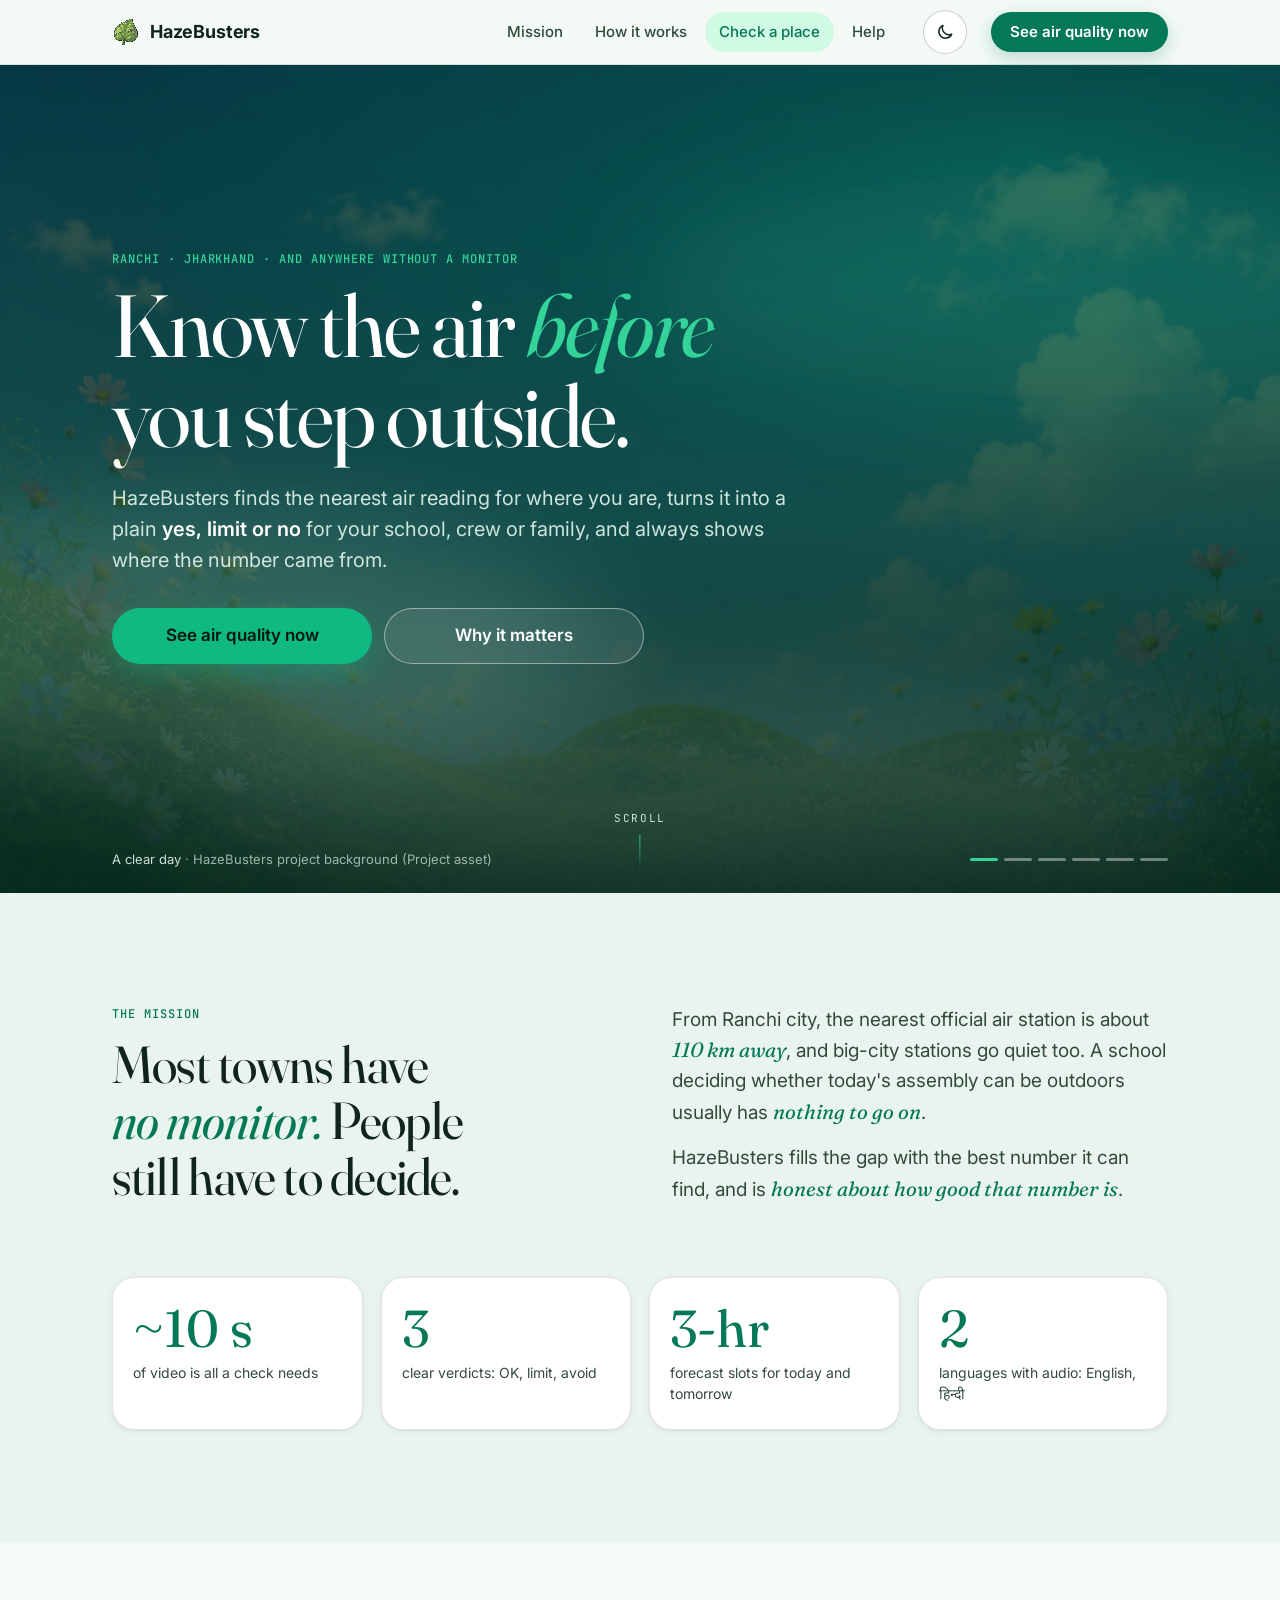
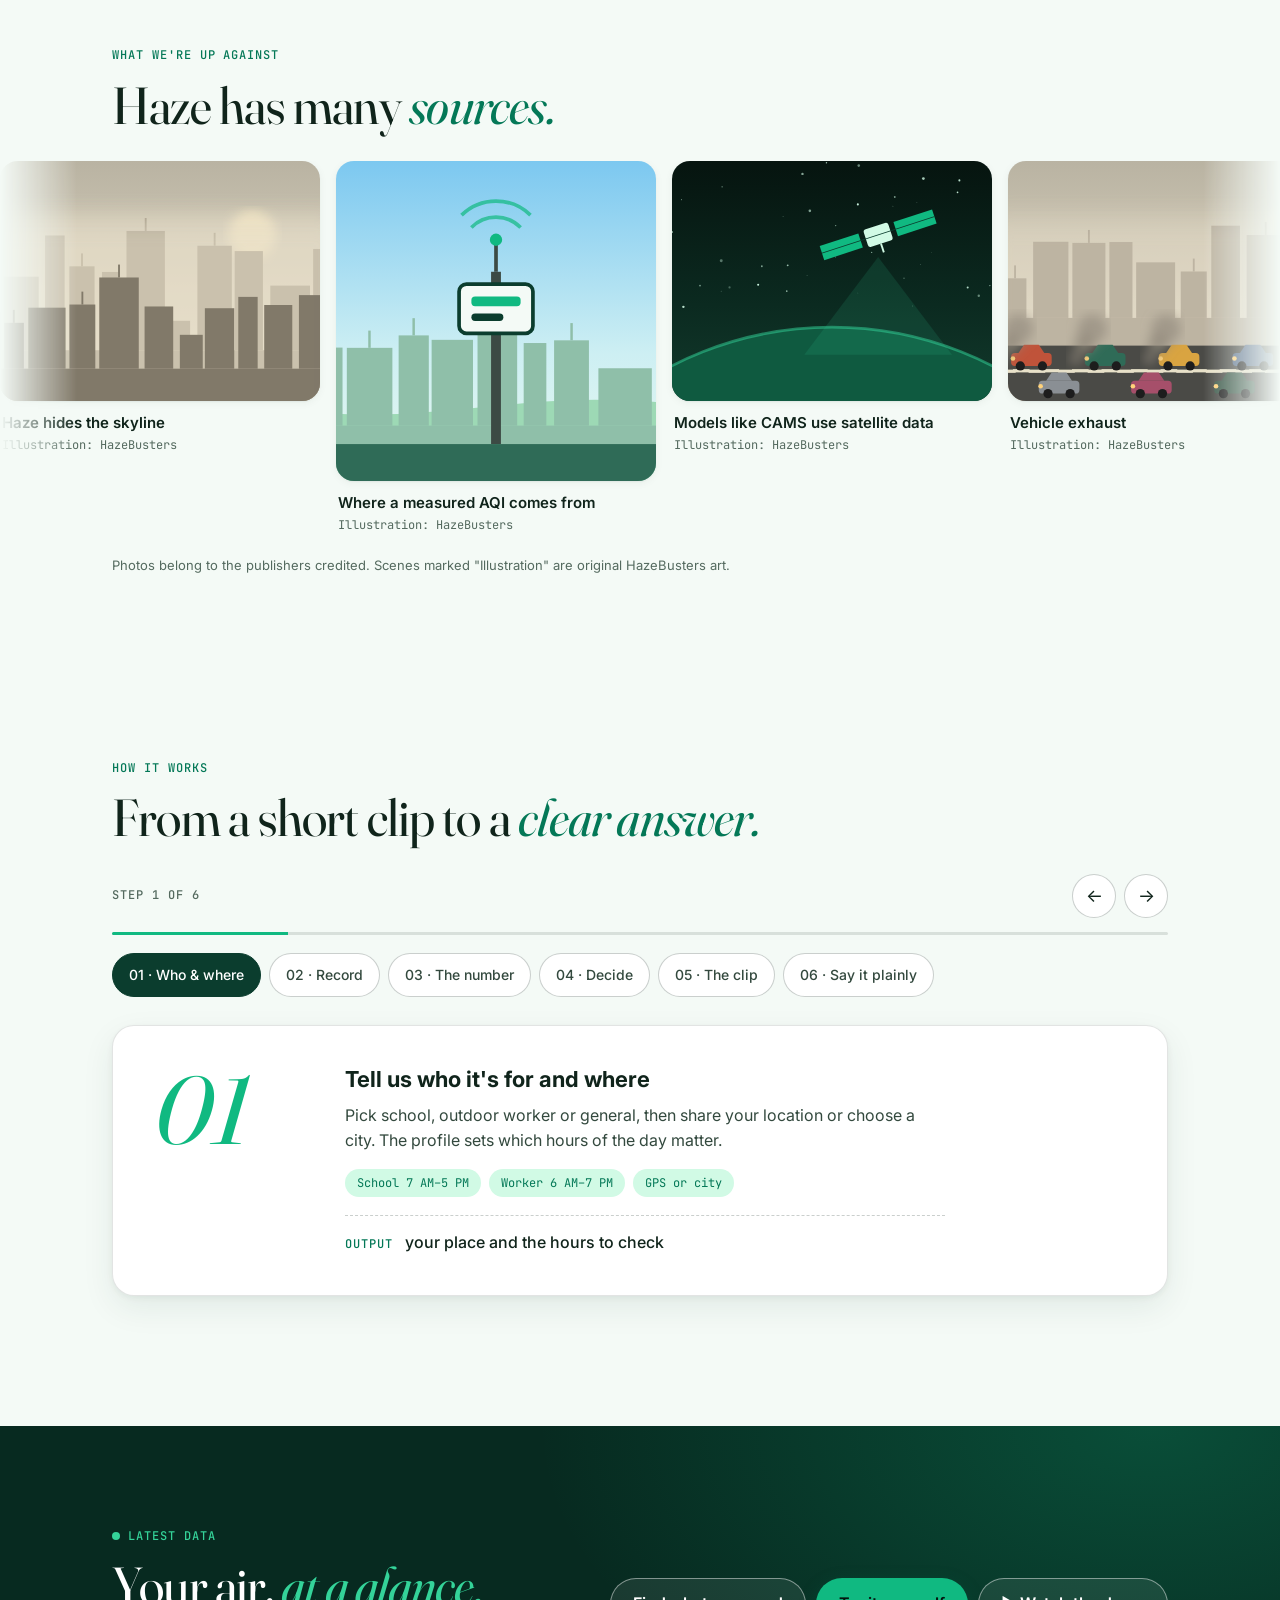
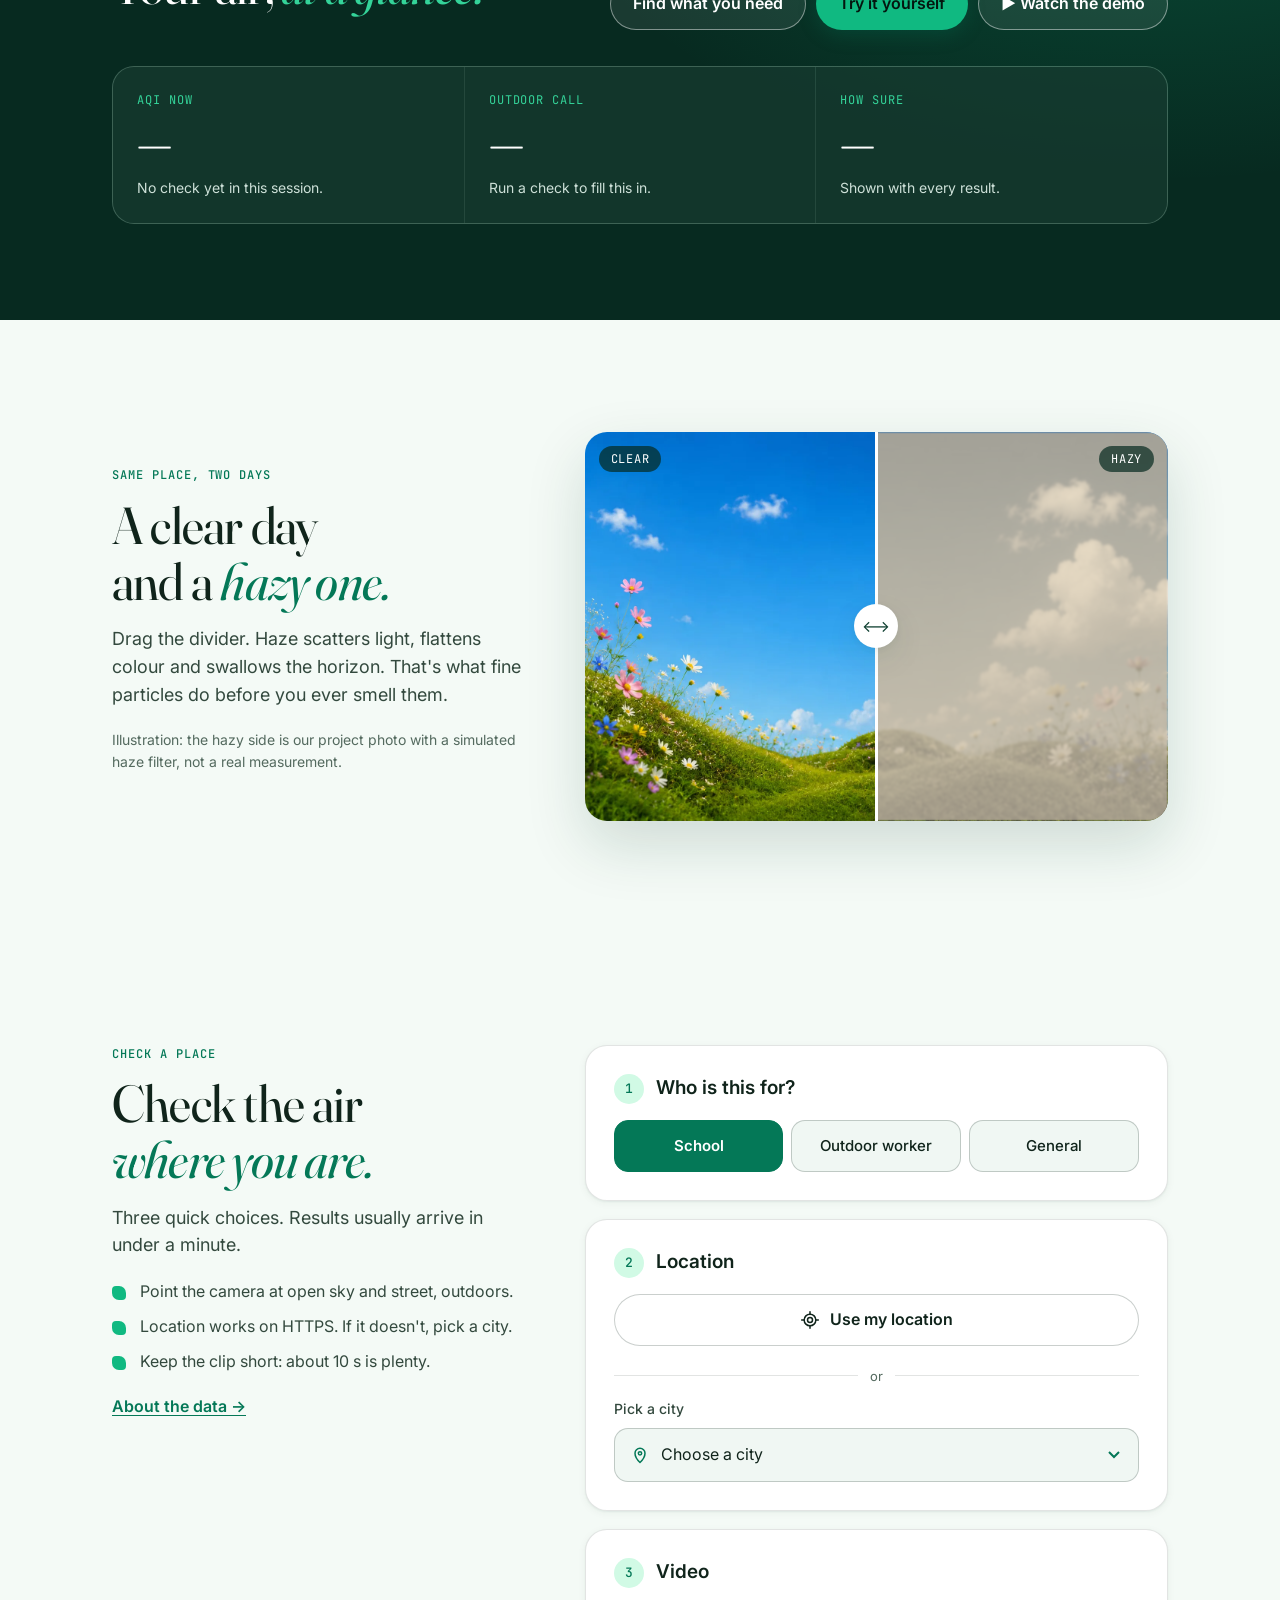
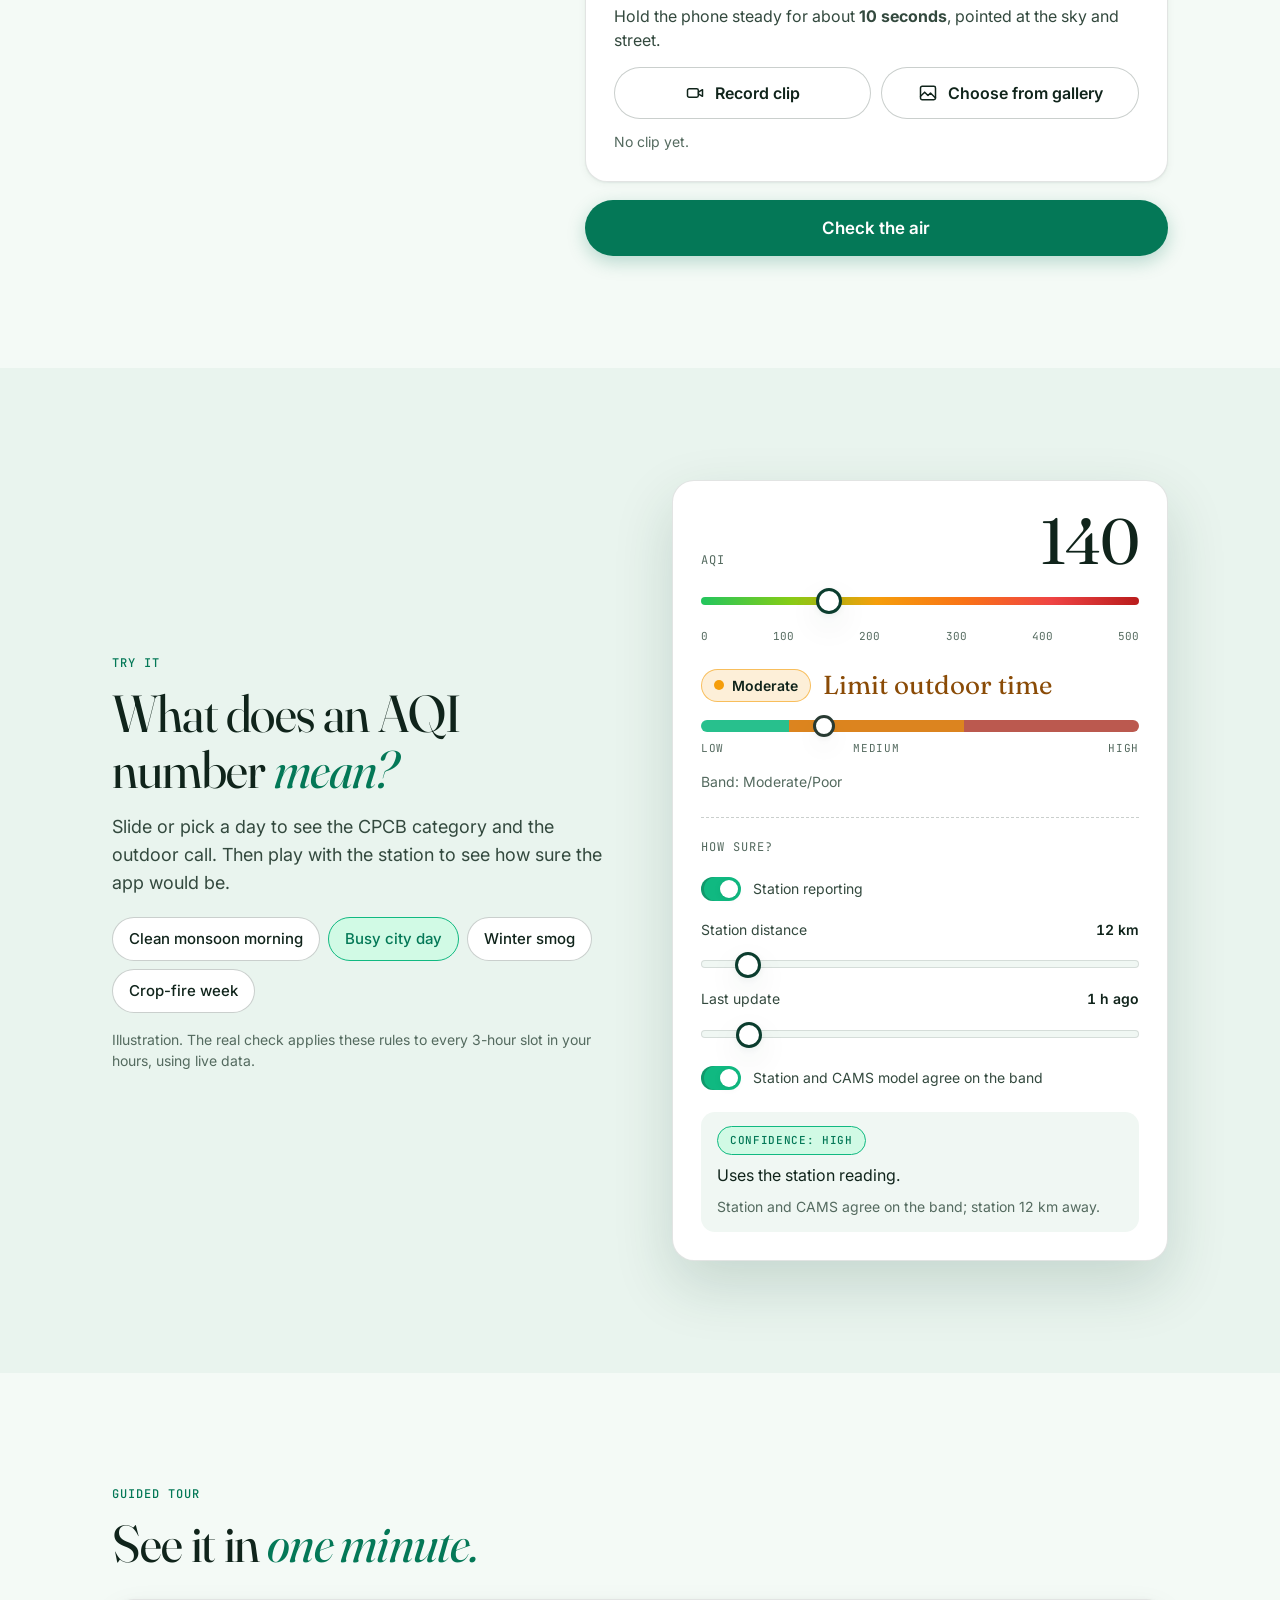
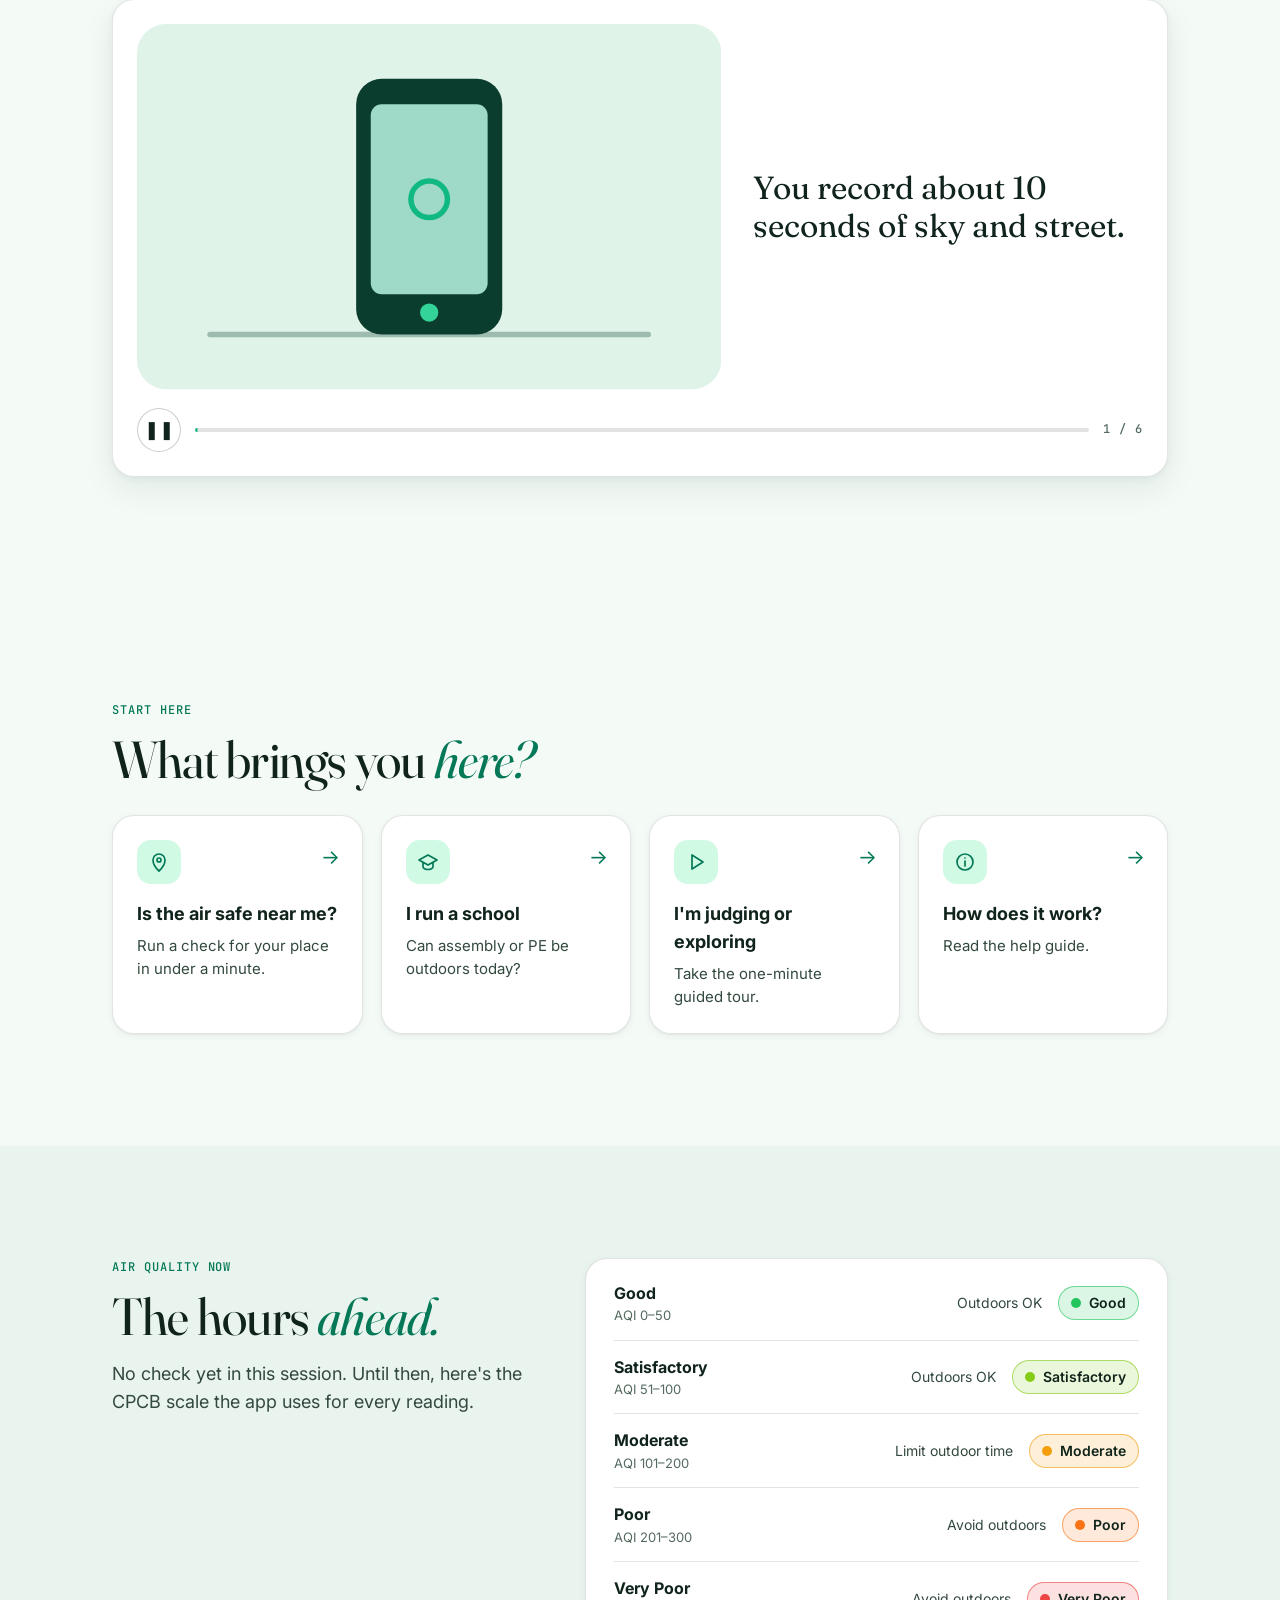
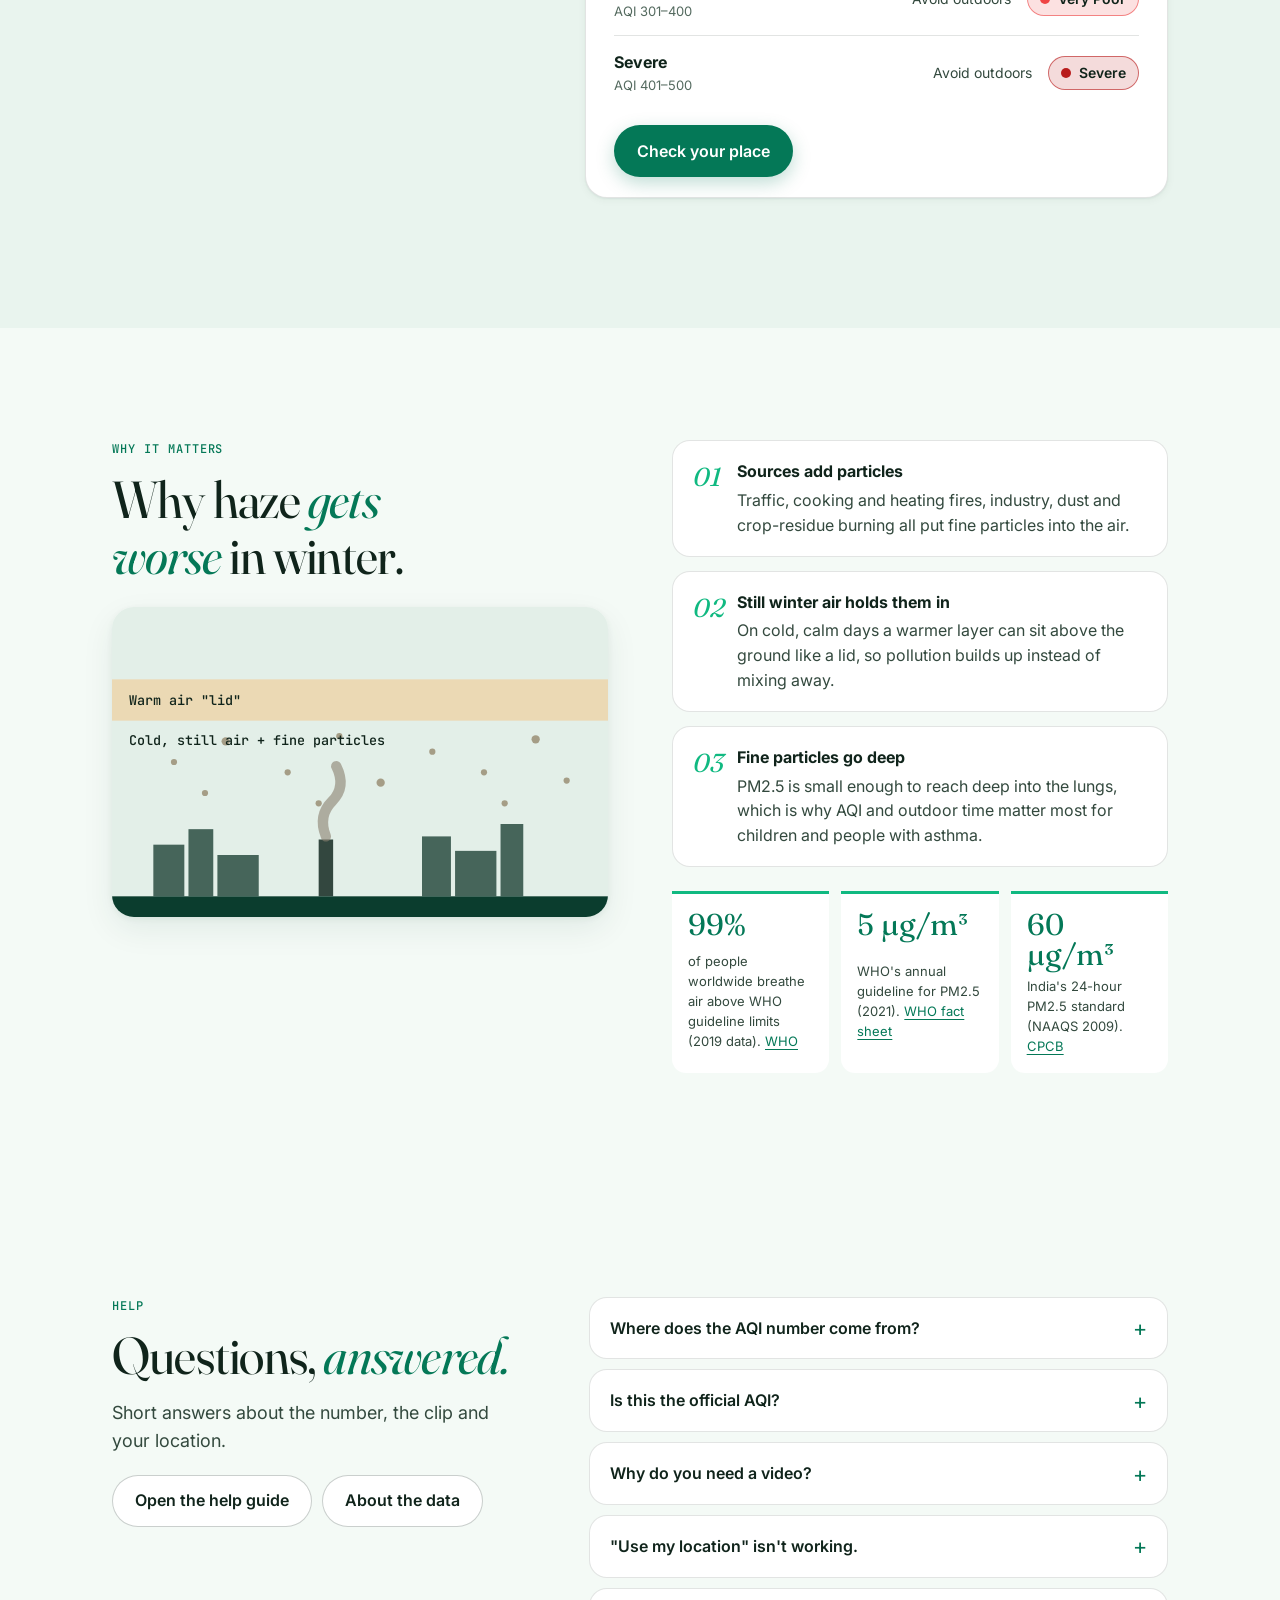
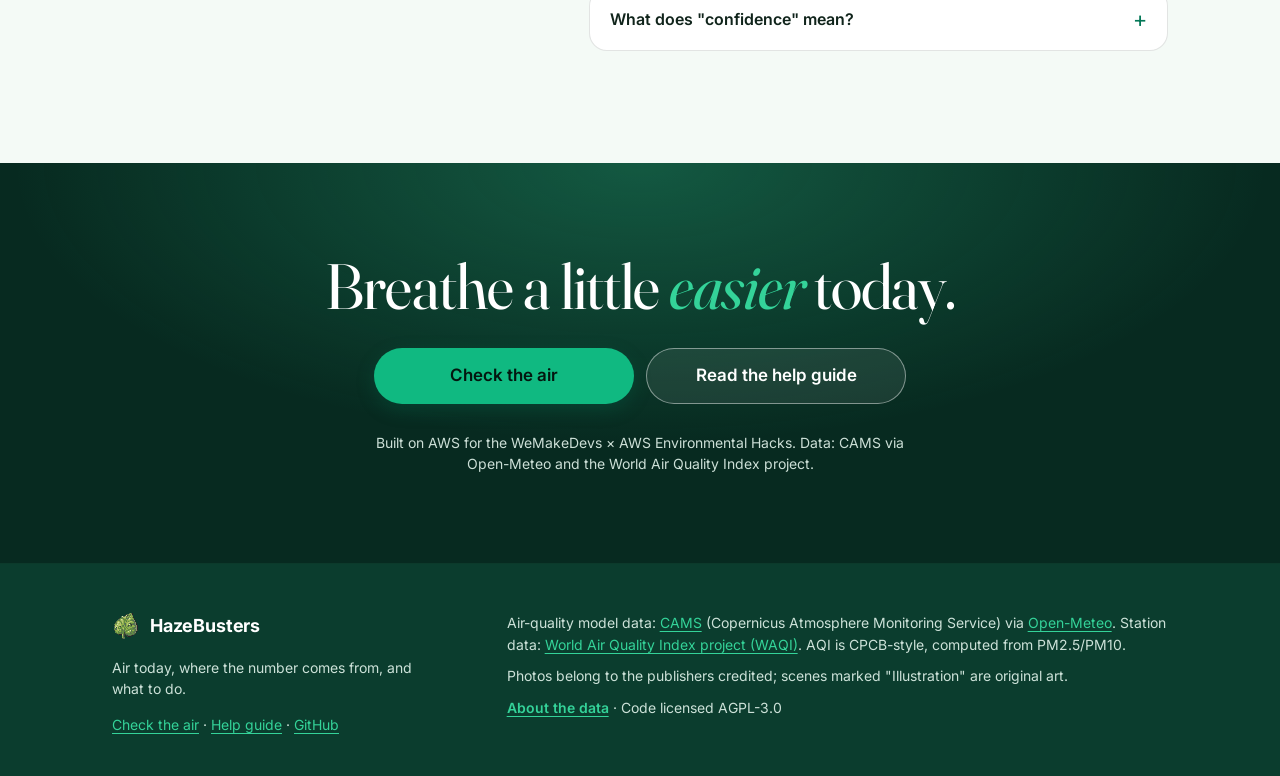
<file: frontend/index.html>
<!doctype html>
<html lang="en">
<head>
  <meta charset="utf-8">
  <meta name="viewport" content="width=device-width, initial-scale=1, viewport-fit=cover">
  <title>HazeBusters</title>
  <meta name="description" content="How bad the air likely is today, where that number comes from, and what to do.">
  <meta name="theme-color" content="#0b3d2e">
  <link rel="manifest" href="manifest.webmanifest">
  <link rel="icon" href="icons/leaf-32.png" type="image/png" sizes="32x32">
  <link rel="apple-touch-icon" href="icons/leaf-192.png">
  <link rel="preload" as="image" href="bg/bg-portrait.webp" media="(max-width: 767px)">
  <link rel="preload" as="image" href="bg/bg.webp" media="(min-width: 768px)">
  <link rel="preconnect" href="https://fonts.googleapis.com">
  <link rel="preconnect" href="https://fonts.gstatic.com" crossorigin>
  <link rel="stylesheet" href="https://fonts.googleapis.com/css2?family=Fraunces:ital,opsz,wght@0,9..144,400;0,9..144,600;1,9..144,400;1,9..144,600&family=Inter:wght@400;500;600;700&family=JetBrains+Mono:wght@400;500&family=Noto+Sans+Devanagari:wght@400;600&display=swap">
  <link rel="stylesheet" href="styles.css">
  <!-- Before first paint: flag JS (for reveal animations) and apply a saved light/dark choice, so nothing flashes. -->
  <script>
    document.documentElement.classList.add("js");
    try { var t = localStorage.getItem("hb-theme"); if (t === "light" || t === "dark") document.documentElement.dataset.theme = t; } catch (_) {}
  </script>
</head>
<body>
  <a class="skip" href="#check">Skip to the air check</a>

  <!-- ===== Sticky nav ===== -->
  <header class="nav" id="top">
    <div class="nav-inner">
      <a class="brand" href="#top" aria-label="HazeBusters, back to top">
        <img class="mark" src="icons/leaf-192.png" alt="" width="28" height="28">
        <span>HazeBusters</span>
      </a>
      <nav class="nav-links landing" id="nav-links" aria-label="Sections">
        <a href="#mission">Mission</a>
        <a href="#how">How it works</a>
        <a href="#check">Check a place</a>
        <a href="help.html">Help</a>
      </nav>
      <button type="button" class="icon-btn theme-toggle" data-theme-toggle aria-label="Switch to dark theme">
        <svg class="i-moon" viewBox="0 0 24 24" aria-hidden="true"><path d="M20 14.5A8 8 0 019.5 4a8 8 0 1010.5 10.5z"/></svg>
        <svg class="i-sun" viewBox="0 0 24 24" aria-hidden="true"><circle cx="12" cy="12" r="4"/><path d="M12 2v2M12 20v2M2 12h2M20 12h2M4.9 4.9l1.4 1.4M17.7 17.7l1.4 1.4M4.9 19.1l1.4-1.4M17.7 6.3l1.4-1.4"/></svg>
      </button>
      <a class="btn primary btn-sm nav-cta landing" href="#check">See air quality now</a>
      <button type="button" class="nav-toggle landing" aria-controls="nav-links" aria-expanded="false">
        <span class="sr-only">Menu</span>
        <svg viewBox="0 0 24 24" width="22" height="22" aria-hidden="true"><path d="M4 7h16M4 12h16M4 17h16" stroke="currentColor" stroke-width="2" stroke-linecap="round"/></svg>
      </button>
    </div>
    <div class="read-progress landing" aria-hidden="true"><span data-read-progress></span></div>
  </header>

  <main>
    <!-- ===== Hero: crossfading slideshow (ui.js builds slides from credits.js; without JS the repo photo shows) ===== -->
    <section class="hero landing" aria-labelledby="hero-title">
      <div class="hero-media" aria-hidden="true"></div>
      <div class="hero-slides" data-hero-slides aria-hidden="true"></div>
      <svg class="haze" viewBox="0 0 1200 600" preserveAspectRatio="xMidYMid slice" aria-hidden="true">
        <defs>
          <filter id="soft" x="-50%" y="-50%" width="200%" height="200%"><feGaussianBlur stdDeviation="40"/></filter>
        </defs>
        <g filter="url(#soft)">
          <ellipse class="drift d1" cx="250" cy="420" rx="320" ry="90" fill="#d1fae5" opacity=".16"/>
          <ellipse class="drift d2" cx="900" cy="160" rx="300" ry="80" fill="#34d399" opacity=".14"/>
          <ellipse class="drift d3" cx="650" cy="520" rx="380" ry="70" fill="#ecfdf5" opacity=".12"/>
        </g>
      </svg>
      <div class="particles" aria-hidden="true"><i></i><i></i><i></i><i></i><i></i><i></i><i></i><i></i><i></i><i></i></div>

      <div class="hero-inner">
        <p class="eyebrow hero-eyebrow">Ranchi · Jharkhand · and anywhere without a monitor</p>
        <h1 id="hero-title">Know the air <em>before</em> you step outside.</h1>
        <p class="hero-lede">HazeBusters finds the nearest air reading for where you are, turns it into a plain
          <strong>yes, limit or no</strong> for your school, crew or family, and always shows where the number came from.</p>
        <div class="hero-actions">
          <a class="btn primary btn-lg" href="#check">See air quality now</a>
          <a class="btn ghost btn-lg" href="#why">Why it matters</a>
        </div>
      </div>
      <div class="hero-foot">
        <p class="hero-caption" data-hero-caption aria-live="off"></p>
        <div class="hero-dots" data-hero-dots role="group" aria-label="Background images"></div>
      </div>
      <a class="scroll-cue" href="#mission"><span>Scroll</span><i aria-hidden="true"></i></a>
    </section>

    <!-- ===== Mission + stat cards ===== -->
    <section class="section mission landing" id="mission" aria-labelledby="mission-title">
      <div class="wrap">
        <div class="mission-grid">
          <div>
            <p class="eyebrow">The mission</p>
            <h2 id="mission-title" class="display">Most towns have <em>no monitor.</em> People still have to decide.</h2>
          </div>
          <div class="mission-copy">
            <p>From Ranchi city, the nearest official air station is about <em>110 km away</em>, and big-city stations go quiet too.
              A school deciding whether today's assembly can be outdoors usually has <em>nothing to go on</em>.</p>
            <p>HazeBusters fills the gap with the best number it can find, and is <em>honest about how good that number is</em>.</p>
          </div>
        </div>
        <div class="stat-cards" aria-label="What one check gives you">
          <div class="stat reveal"><b>~10 s</b><span>of video is all a check needs</span></div>
          <div class="stat reveal"><b>3</b><span>clear verdicts: OK, limit, avoid</span></div>
          <div class="stat reveal"><b>3-hr</b><span>forecast slots for today and tomorrow</span></div>
          <div class="stat reveal"><b>2</b><span>languages with audio: English, हिन्दी</span></div>
        </div>
      </div>
    </section>

    <!-- ===== Photo wall (auto-scrolling; built from credits.js) ===== -->
    <section class="gallery landing" id="gallery" aria-labelledby="gallery-title">
      <div class="wrap">
        <p class="eyebrow">What we're up against</p>
        <h2 id="gallery-title" class="display">Haze has many <em>sources.</em></h2>
      </div>
      <div class="marquee" data-gallery>
        <div class="marquee-track" data-gallery-track></div>
      </div>
      <p class="wrap gallery-note muted">Photos belong to the publishers credited. Scenes marked "Illustration" are original HazeBusters art.</p>
    </section>

    <!-- ===== How it works (stepper; ui.js turns it into tabs, without JS all steps show) ===== -->
    <section class="section how landing" id="how" aria-labelledby="how-title">
      <div class="wrap">
        <p class="eyebrow">How it works</p>
        <h2 id="how-title" class="display">From a short clip to a <em>clear answer.</em></h2>

        <div class="stepper" data-stepper>
          <div class="stepper-head">
            <p class="step-count eyebrow" aria-live="polite">Step <span data-step-now>1</span> of 6</p>
            <div class="step-nav">
              <button type="button" class="icon-btn" data-step-prev aria-label="Previous step">←</button>
              <button type="button" class="icon-btn" data-step-next aria-label="Next step">→</button>
            </div>
          </div>
          <div class="step-progress" aria-hidden="true"><span data-step-bar></span></div>
          <div class="step-tabs" role="tablist" aria-label="Steps">
            <button type="button" role="tab" id="st-1" aria-controls="sp-1" aria-selected="true">01 · Who &amp; where</button>
            <button type="button" role="tab" id="st-2" aria-controls="sp-2" aria-selected="false">02 · Record</button>
            <button type="button" role="tab" id="st-3" aria-controls="sp-3" aria-selected="false">03 · The number</button>
            <button type="button" role="tab" id="st-4" aria-controls="sp-4" aria-selected="false">04 · Decide</button>
            <button type="button" role="tab" id="st-5" aria-controls="sp-5" aria-selected="false">05 · The clip</button>
            <button type="button" role="tab" id="st-6" aria-controls="sp-6" aria-selected="false">06 · Say it plainly</button>
          </div>

          <article class="step-card" role="tabpanel" id="sp-1" aria-labelledby="st-1">
            <span class="step-num">01</span>
            <div>
              <h3>Tell us who it's for and where</h3>
              <p>Pick school, outdoor worker or general, then share your location or choose a city. The profile sets which hours of the day matter.</p>
              <ul class="tags"><li>School 7 AM–5 PM</li><li>Worker 6 AM–7 PM</li><li>GPS or city</li></ul>
              <p class="output"><b>Output</b> your place and the hours to check</p>
            </div>
          </article>
          <article class="step-card" role="tabpanel" id="sp-2" aria-labelledby="st-2">
            <span class="step-num">02</span>
            <div>
              <h3>Record about 10 seconds of sky</h3>
              <p>Hold the phone steady at the sky and street. The clip goes straight to secure storage with a one-time upload link.</p>
              <ul class="tags"><li>MP4 · WebM · MOV</li><li>up to 60 s</li><li>Amazon S3</li></ul>
              <p class="output"><b>Output</b> your clip, uploaded with live progress</p>
            </div>
          </article>
          <article class="step-card" role="tabpanel" id="sp-3" aria-labelledby="st-3">
            <span class="step-num">03</span>
            <div>
              <h3>Find the best number</h3>
              <p>The nearest WAQI station if it's close and fresh, otherwise the CAMS forecast model. Both become a CPCB-style AQI from PM2.5 and PM10.</p>
              <ul class="tags"><li>WAQI stations</li><li>CAMS via Open-Meteo</li><li>CPCB-style AQI</li></ul>
              <p class="output"><b>Output</b> AQI, its source, distance and confidence</p>
            </div>
          </article>
          <article class="step-card" role="tabpanel" id="sp-4" aria-labelledby="st-4">
            <span class="step-num">04</span>
            <div>
              <h3>Turn it into a decision</h3>
              <p>We look at the worst 3-hour slot left in your hours and find the best window today, or tomorrow if today is done.</p>
              <ul class="tags"><li>3-hour forecast</li><li>best window</li><li>today / tomorrow</li></ul>
              <p class="output"><b>Output</b> Outdoors OK · Limit outdoor time · Avoid outdoors</p>
            </div>
          </article>
          <article class="step-card" role="tabpanel" id="sp-5" aria-labelledby="st-5">
            <span class="step-num">05</span>
            <div>
              <h3>Look at the clip <span class="exp">(experimental)</span></h3>
              <p>A quality gate drops dark or blurry frames, then a classifier looks for possible smoke or fire and counts vehicles. It's a hint only.</p>
              <ul class="tags"><li>quality gate</li><li>smoke / fire + heatmap</li><li>YOLO11n vehicles</li></ul>
              <p class="output"><b>Output</b> possible sources. It never changes the AQI.</p>
            </div>
          </article>
          <article class="step-card" role="tabpanel" id="sp-6" aria-labelledby="st-6">
            <span class="step-num">06</span>
            <div>
              <h3>Say it plainly</h3>
              <p>Amazon Bedrock phrases the numbers we computed into short advice, with a template fallback. Amazon Polly reads it aloud.</p>
              <ul class="tags"><li>Amazon Bedrock</li><li>Amazon Polly</li><li>English · हिन्दी</li></ul>
              <p class="output"><b>Output</b> advice with audio, ready to share</p>
              <a class="link-more" href="help.html#how">Full explanation in the help guide →</a>
            </div>
          </article>
        </div>
      </div>
    </section>

    <!-- ===== Live band: your latest check this session (read from the rendered result; no extra API calls) ===== -->
    <section class="live landing" id="live" aria-labelledby="live-title">
      <div class="wrap">
        <div class="live-head">
          <div>
            <p class="eyebrow live-eyebrow"><span class="live-dot" aria-hidden="true"></span>Latest data</p>
            <h2 id="live-title" class="display">Your air, <em>at a glance.</em></h2>
          </div>
          <div class="live-actions">
            <a class="btn ghost btn-auto" href="#intent">Find what you need</a>
            <a class="btn primary btn-auto" href="#check">Try it yourself</a>
            <a class="btn ghost btn-auto" href="#minute">▶ Watch the demo</a>
          </div>
        </div>
        <div class="live-counters" data-live aria-live="polite">
          <div class="counter"><span class="counter-label">AQI now</span><b data-live-aqi><i class="s-line w50"></i></b><span class="counter-sub" data-live-aqi-sub>Loading…</span></div>
          <div class="counter"><span class="counter-label">Outdoor call</span><b data-live-verdict><i class="s-line w70"></i></b><span class="counter-sub" data-live-verdict-sub>Loading…</span></div>
          <div class="counter"><span class="counter-label">How sure</span><b data-live-conf><i class="s-line w50"></i></b><span class="counter-sub" data-live-conf-sub>Loading…</span></div>
        </div>
      </div>
    </section>

    <!-- ===== Before / after slider (same repo photo; the hazy side is a CSS simulation) ===== -->
    <section class="section compare-section landing" id="compare" aria-labelledby="compare-title">
      <div class="wrap compare-grid">
        <div>
          <p class="eyebrow">Same place, two days</p>
          <h2 id="compare-title" class="display">A clear day and a <em>hazy one.</em></h2>
          <p class="lede">Drag the divider. Haze scatters light, flattens colour and swallows the horizon. That's what fine particles do before you ever smell them.</p>
          <p class="muted">Illustration: the hazy side is our project photo with a simulated haze filter, not a real measurement.</p>
        </div>
        <div class="compare" data-compare style="--pos: 50%">
          <div class="compare-img clear" role="img" aria-label="Clear sky over a meadow"></div>
          <div class="compare-img hazy" role="img" aria-label="The same view under heavy haze"></div>
          <span class="compare-tag left">Clear</span><span class="compare-tag right">Hazy</span>
          <span class="compare-handle" aria-hidden="true"><i>⟷</i></span>
          <label class="sr-only" for="compare-range">Divider position between clear and hazy views</label>
          <input type="range" id="compare-range" min="0" max="100" value="50" data-compare-range>
        </div>
      </div>
    </section>

    <!-- ===== Check a place: the app itself (IDs and flow unchanged) ===== -->
    <section class="section check" id="check" aria-label="Air check">
      <div class="wrap check-wrap">
        <div class="check-intro landing">
          <p class="eyebrow">Check a place</p>
          <h2 class="display">Check the air <em>where you are.</em></h2>
          <p class="lede">Three quick choices. Results usually arrive in under a minute.</p>
          <ul class="tips">
            <li>Point the camera at open sky and street, outdoors.</li>
            <li>Location works on HTTPS. If it doesn't, pick a city.</li>
            <li>Keep the clip short: about 10 s is plenty.</li>
          </ul>
          <button type="button" class="link-btn" data-open-about>About the data →</button>
        </div>

        <div class="app">
          <!-- Input -->
          <section id="screen-input" class="screen">
            <form id="job-form" novalidate>
              <fieldset class="card field-card">
                <legend><span class="num" aria-hidden="true">1</span>Who is this for?</legend>
                <div class="choices">
                  <label class="choice"><input type="radio" name="profile" value="school" checked><span>School</span></label>
                  <label class="choice"><input type="radio" name="profile" value="worker"><span>Outdoor worker</span></label>
                  <label class="choice"><input type="radio" name="profile" value="general"><span>General</span></label>
                </div>
              </fieldset>

              <fieldset class="card field-card">
                <legend><span class="num" aria-hidden="true">2</span>Location</legend>
                <button type="button" id="btn-locate" class="btn secondary">
                  <svg class="ico" viewBox="0 0 24 24" aria-hidden="true"><circle cx="12" cy="12" r="3"/><path d="M12 2v3M12 19v3M2 12h3M19 12h3"/><circle cx="12" cy="12" r="7"/></svg>
                  Use my location
                </button>
                <p id="loc-status" class="muted" aria-live="polite"></p>
                <div class="or" aria-hidden="true"><span>or</span></div>
                <label for="city" class="sub">Pick a city</label>
                <div class="search-field">
                  <svg class="ico" viewBox="0 0 24 24" aria-hidden="true"><path d="M12 21s-6-5.5-6-11a6 6 0 0112 0c0 5.5-6 11-6 11z"/><circle cx="12" cy="10" r="2"/></svg>
                  <select id="city">
                    <option value="">Choose a city</option>
                    <option value="23.3441,85.3096">Ranchi</option>
                    <option value="28.6139,77.2090">Delhi</option>
                    <option value="17.3850,78.4867">Hyderabad</option>
                    <option value="25.5941,85.1376">Patna</option>
                    <option value="22.8046,86.2029">Jamshedpur</option>
                    <option value="23.7957,86.4304">Dhanbad</option>
                    <option value="22.5726,88.3639">Kolkata</option>
                    <option value="19.0760,72.8777">Mumbai</option>
                    <option value="22.7196,75.8577">Indore</option>
                  </select>
                </div>
              </fieldset>

              <fieldset class="card field-card">
                <legend><span class="num" aria-hidden="true">3</span>Video</legend>
                <p class="hint">Hold the phone steady for about <strong>10 seconds</strong>, pointed at the sky and street.</p>
                <div class="row">
                  <label class="btn secondary file-btn">
                    <input type="file" id="video-record" class="js-video" accept="video/*" capture="environment">
                    <svg class="ico" viewBox="0 0 24 24" aria-hidden="true"><rect x="3" y="7" width="13" height="10" rx="2"/><path d="M16 11l5-3v8l-5-3"/></svg>
                    <span>Record clip</span>
                  </label>
                  <label class="btn secondary file-btn">
                    <input type="file" id="video-gallery" class="js-video" accept="video/*">
                    <svg class="ico" viewBox="0 0 24 24" aria-hidden="true"><rect x="3" y="4" width="18" height="16" rx="2"/><path d="M3 16l5-5 4 4 3-3 6 6"/></svg>
                    <span>Choose from gallery</span>
                  </label>
                </div>
                <p id="video-label" class="muted" aria-live="polite">No clip yet.</p>
                <p id="video-warn" class="warn" hidden></p>
                <video id="video-probe" muted playsinline preload="metadata" hidden></video>
              </fieldset>

              <p id="form-error" class="error" role="alert" hidden></p>
              <button type="submit" class="btn primary btn-lg">Check the air</button>
            </form>
          </section>

          <!-- Progress -->
          <section id="screen-progress" class="screen" hidden>
            <div class="card progress-card">
              <p class="eyebrow">Checking the air</p>
              <ol class="steps">
                <li data-step="create">Starting</li>
                <li data-step="upload">Uploading <span id="upload-pct"></span>
                  <progress id="upload-bar" max="100" value="0"></progress></li>
                <li data-step="analyse">Analysing</li>
                <li data-step="done">Done</li>
              </ol>
            </div>
            <div id="progress-error" class="card error-card" hidden>
              <p id="progress-error-msg" role="alert"></p>
              <div class="row">
                <button type="button" id="btn-retry" class="btn primary">Retry</button>
                <button type="button" class="btn secondary js-restart">Start over</button>
              </div>
            </div>
            <!-- Loading skeleton: a preview of the result layout while we wait (decorative). -->
            <div class="skeletons" aria-hidden="true">
              <div class="card skel"><i class="s-line w30"></i><i class="s-line w70 tall"></i><i class="s-line w50"></i></div>
              <div class="card skel"><i class="s-line w20"></i><i class="s-block"></i></div>
            </div>
          </section>

          <!-- Result -->
          <section id="screen-result" class="screen" hidden>
            <div id="result"></div>
            <button type="button" class="btn secondary js-restart">New check</button>
          </section>
        </div>
      </div>
    </section>

    <!-- ===== Try it: AQI scale + "how sure" (mirrors the app's rules; illustrative) ===== -->
    <section class="section explore landing" id="try" aria-labelledby="explore-title">
      <div class="wrap explore-grid">
        <div>
          <p class="eyebrow">Try it</p>
          <h2 id="explore-title" class="display">What does an AQI number <em>mean?</em></h2>
          <p class="lede">Slide or pick a day to see the CPCB category and the outdoor call. Then play with the station to see how sure the app would be.</p>
          <div class="chips" role="group" aria-label="Example days">
            <button type="button" class="chip" data-aqi="42">Clean monsoon morning</button>
            <button type="button" class="chip" data-aqi="140">Busy city day</button>
            <button type="button" class="chip" data-aqi="260">Winter smog</button>
            <button type="button" class="chip" data-aqi="430">Crop-fire week</button>
          </div>
          <p class="muted try-note">Illustration. The real check applies these rules to every 3-hour slot in your hours, using live data.</p>
        </div>

        <div class="panel" data-explorer>
          <label class="panel-label" for="aqi-range">AQI <output id="aqi-out" for="aqi-range">140</output></label>
          <input type="range" id="aqi-range" min="0" max="500" step="1" value="140">
          <div class="range-scale" aria-hidden="true"><span>0</span><span>100</span><span>200</span><span>300</span><span>400</span><span>500</span></div>

          <div class="explore-read">
            <span class="pill" data-explore-cat>Moderate</span>
            <p class="explore-verdict" data-explore-verdict>Limit outdoor time</p>
          </div>

          <div class="meter" aria-hidden="true">
            <div class="meter-track"><span class="meter-dot" data-meter-dot></span></div>
            <div class="meter-labels"><span>Low</span><span>Medium</span><span>High</span></div>
          </div>
          <p class="muted" data-explore-band>Band: Moderate/Poor</p>

          <div class="sure" data-sure>
            <p class="panel-sub">How sure?</p>
            <div class="sure-controls">
              <label class="switch"><input type="checkbox" data-sure-station checked><span>Station reporting</span></label>
              <label for="dist-range" class="slider-label">Station distance <output data-sure-dist-out>12 km</output></label>
              <input type="range" id="dist-range" min="0" max="150" value="12" data-sure-dist>
              <label for="age-range" class="slider-label">Last update <output data-sure-age-out>1 h ago</output></label>
              <input type="range" id="age-range" min="0" max="12" value="1" data-sure-age>
              <label class="switch"><input type="checkbox" data-sure-agree checked><span>Station and CAMS model agree on the band</span></label>
            </div>
            <div class="sure-read">
              <span class="badge" data-sure-badge>Confidence: high</span>
              <p data-sure-source>Uses the station reading.</p>
              <p class="muted" data-sure-reason>Station and CAMS agree on the band; station 12 km away.</p>
            </div>
          </div>
        </div>
      </div>
    </section>

    <!-- ===== See it in one minute (auto-playing captioned walkthrough) ===== -->
    <section class="section minute landing" id="minute" aria-labelledby="minute-title">
      <div class="wrap">
        <p class="eyebrow">Guided tour</p>
        <h2 id="minute-title" class="display">See it in <em>one minute.</em></h2>
        <div class="tour" data-tour>
          <div class="tour-stage">
            <figure class="tour-frame" data-tour-frame>
              <svg viewBox="0 0 320 200" aria-hidden="true"><rect x="0" y="0" width="320" height="200" rx="16" class="t-sky"/><rect x="120" y="30" width="80" height="140" rx="14" class="t-dark"/><rect x="128" y="44" width="64" height="104" rx="6" class="t-sky2"/><circle cx="160" cy="158" r="5" class="t-mint"/><circle class="t-pulse" cx="160" cy="96" r="10"/><path d="M40 170 h240" class="t-line"/></svg>
              <figcaption>You record about 10 seconds of sky and street.</figcaption>
            </figure>
            <figure class="tour-frame" data-tour-frame hidden>
              <svg viewBox="0 0 320 200" aria-hidden="true"><rect width="320" height="200" rx="16" class="t-sky"/><rect x="40" y="70" width="60" height="90" rx="10" class="t-dark"/><path class="t-flow" d="M110 110 C150 110 170 80 210 80"/><path d="M200 100 a30 30 0 0 1 10 -50 a36 36 0 0 1 66 10 a24 24 0 0 1 -4 46z" class="t-mint"/><text x="236" y="84" class="t-text">S3</text></svg>
              <figcaption>The clip uploads straight to Amazon S3 with a one-time link.</figcaption>
            </figure>
            <figure class="tour-frame" data-tour-frame hidden>
              <svg viewBox="0 0 320 200" aria-hidden="true"><rect width="320" height="200" rx="16" class="t-sky"/><g class="t-grid"><path d="M40 40h240M40 80h240M40 120h240M40 160h240M40 40v120M100 40v120M160 40v120M220 40v120M280 40v120"/></g><path d="M160 130 c-14 -18 -22 -28 -22 -40 a22 22 0 0 1 44 0 c0 12 -8 22 -22 40z" class="t-dark"/><circle cx="160" cy="90" r="7" class="t-mint"/><circle class="t-pulse" cx="232" cy="64" r="8"/><text x="214" y="58" class="t-text">WAQI</text></svg>
              <figcaption>We find the nearest station, or fall back to the CAMS model grid.</figcaption>
            </figure>
            <figure class="tour-frame" data-tour-frame hidden>
              <svg viewBox="0 0 320 200" aria-hidden="true"><rect width="320" height="200" rx="16" class="t-sky"/><path d="M70 150 a90 90 0 0 1 180 0" class="t-arc"/><path class="t-needle" d="M160 150 L118 98"/><circle cx="160" cy="150" r="8" class="t-dark"/><text x="132" y="186" class="t-text">AQI 142</text></svg>
              <figcaption>It becomes a CPCB-style AQI and an outdoor yes, limit or no.</figcaption>
            </figure>
            <figure class="tour-frame" data-tour-frame hidden>
              <svg viewBox="0 0 320 200" aria-hidden="true"><rect width="320" height="200" rx="16" class="t-hazy"/><rect x="40" y="30" width="240" height="140" rx="10" class="t-frame"/><rect class="t-box" x="150" y="50" width="90" height="70" rx="6"/><text x="156" y="44" class="t-text">smoke?</text><circle class="t-pulse" cx="195" cy="85" r="18"/></svg>
              <figcaption>The clip is checked for possible smoke, fire and traffic. A hint only.</figcaption>
            </figure>
            <figure class="tour-frame" data-tour-frame hidden>
              <svg viewBox="0 0 320 200" aria-hidden="true"><rect width="320" height="200" rx="16" class="t-sky"/><rect x="40" y="40" width="190" height="80" rx="18" class="t-white"/><path d="M80 120 l-10 24 l30 -24z" class="t-white"/><path d="M60 66 h140 M60 86 h110" class="t-line2"/><circle cx="262" cy="130" r="26" class="t-mint"/><path d="M254 118 v24 l20 -12z" class="t-dark"/></svg>
              <figcaption>Advice in English and Hindi, read aloud and ready to share.</figcaption>
            </figure>
          </div>
          <div class="tour-bar">
            <button type="button" class="icon-btn" data-tour-toggle aria-label="Pause walkthrough">❚❚</button>
            <div class="tour-progress" aria-hidden="true"><span data-tour-progress></span></div>
            <span class="tour-count eyebrow"><span data-tour-now>1</span> / 6</span>
          </div>
        </div>
      </div>
    </section>

    <!-- ===== Intent grid ===== -->
    <section class="section landing" id="intent" aria-labelledby="intent-title">
      <div class="wrap">
        <p class="eyebrow">Start here</p>
        <h2 id="intent-title" class="display">What brings you <em>here?</em></h2>
        <div class="intent-grid">
          <a class="intent reveal" href="#check">
            <span class="intent-ico" aria-hidden="true"><svg viewBox="0 0 24 24"><path d="M12 21s-6-5.5-6-11a6 6 0 0112 0c0 5.5-6 11-6 11z"/><circle cx="12" cy="10" r="2"/></svg></span>
            <b>Is the air safe near me?</b>
            <span>Run a check for your place in under a minute.</span>
            <i class="arrow" aria-hidden="true">→</i>
          </a>
          <a class="intent reveal" href="#check" data-profile="school">
            <span class="intent-ico" aria-hidden="true"><svg viewBox="0 0 24 24"><path d="M3 10l9-5 9 5-9 5-9-5z M7 12.5V17c0 1 2.5 2.5 5 2.5s5-1.5 5-2.5v-4.5"/></svg></span>
            <b>I run a school</b>
            <span>Can assembly or PE be outdoors today?</span>
            <i class="arrow" aria-hidden="true">→</i>
          </a>
          <a class="intent reveal" href="#minute">
            <span class="intent-ico" aria-hidden="true"><svg viewBox="0 0 24 24"><path d="M8 5v14l11-7z"/></svg></span>
            <b>I'm judging or exploring</b>
            <span>Take the one-minute guided tour.</span>
            <i class="arrow" aria-hidden="true">→</i>
          </a>
          <a class="intent reveal" href="help.html">
            <span class="intent-ico" aria-hidden="true"><svg viewBox="0 0 24 24"><circle cx="12" cy="12" r="8"/><path d="M12 11v5M12 8h.01"/></svg></span>
            <b>How does it work?</b>
            <span>Read the help guide.</span>
            <i class="arrow" aria-hidden="true">→</i>
          </a>
        </div>
      </div>
    </section>

    <!-- ===== Air quality now: list from your latest check, or the CPCB scale when there's none ===== -->
    <section class="section status-section landing" id="status" aria-labelledby="status-title">
      <div class="wrap status-grid">
        <div>
          <p class="eyebrow">Air quality now</p>
          <h2 id="status-title" class="display">The hours <em>ahead.</em></h2>
          <p class="lede" data-status-lede>Loading your latest check…</p>
        </div>
        <div class="status-list card" data-status aria-live="polite">
          <div class="skel"><i class="s-line w70"></i><i class="s-line w50"></i><i class="s-line w70"></i><i class="s-line w30"></i></div>
        </div>
      </div>
    </section>

    <!-- ===== Why haze matters ===== -->
    <section class="section why landing" id="why" aria-labelledby="why-title">
      <div class="wrap why-grid">
        <div>
          <p class="eyebrow">Why it matters</p>
          <h2 id="why-title" class="display">Why haze <em>gets worse</em> in winter.</h2>
          <figure class="why-figure">
            <svg viewBox="0 0 480 300" role="img" aria-labelledby="why-svg-title">
              <title id="why-svg-title">Cross-section: a layer of warm air sits above cold air near the ground and traps smoke and dust over the city.</title>
              <rect width="480" height="300" class="w-sky"/>
              <rect y="70" width="480" height="40" class="w-lid"/>
              <text x="16" y="95" class="w-label">Warm air "lid"</text>
              <g class="w-particles">
                <circle cx="60" cy="150" r="3"/><circle cx="110" cy="130" r="4"/><circle cx="170" cy="160" r="3"/><circle cx="220" cy="125" r="3"/><circle cx="260" cy="170" r="4"/><circle cx="310" cy="140" r="3"/><circle cx="360" cy="160" r="3"/><circle cx="410" cy="128" r="4"/><circle cx="440" cy="168" r="3"/><circle cx="90" cy="180" r="3"/><circle cx="200" cy="190" r="3"/><circle cx="380" cy="190" r="3"/>
              </g>
              <text x="16" y="134" class="w-label">Cold, still air + fine particles</text>
              <g class="w-city"><rect x="40" y="230" width="30" height="50"/><rect x="74" y="215" width="24" height="65"/><rect x="102" y="240" width="40" height="40"/><rect x="300" y="222" width="28" height="58"/><rect x="332" y="236" width="40" height="44"/><rect x="376" y="210" width="22" height="70"/></g>
              <rect x="200" y="225" width="14" height="55" class="w-chimney"/><path d="M207 222 q-8 -20 6 -34 q14 -14 4 -34" class="w-smoke"/>
              <rect y="280" width="480" height="20" class="w-ground"/>
            </svg>
          </figure>
        </div>
        <div>
          <ol class="why-steps">
            <li class="reveal"><b>Sources add particles</b><span>Traffic, cooking and heating fires, industry, dust and crop-residue burning all put fine particles into the air.</span></li>
            <li class="reveal"><b>Still winter air holds them in</b><span>On cold, calm days a warmer layer can sit above the ground like a lid, so pollution builds up instead of mixing away.</span></li>
            <li class="reveal"><b>Fine particles go deep</b><span>PM2.5 is small enough to reach deep into the lungs, which is why AQI and outdoor time matter most for children and people with asthma.</span></li>
          </ol>
          <ul class="why-stats">
            <li><b>99%</b><span>of people worldwide breathe air above WHO guideline limits (2019 data). <a href="https://www.who.int/news/item/04-04-2022-billions-of-people-still-breathe-unhealthy-air-new-who-data" rel="noopener">WHO</a></span></li>
            <li><b>5 µg/m³</b><span>WHO's annual guideline for PM2.5 (2021). <a href="https://www.who.int/news-room/fact-sheets/detail/ambient-(outdoor)-air-quality-and-health" rel="noopener">WHO fact sheet</a></span></li>
            <li><b>60 µg/m³</b><span>India's 24-hour PM2.5 standard (NAAQS 2009). <a href="https://cpcb.nic.in/air-quality-standard/" rel="noopener">CPCB</a></span></li>
          </ul>
        </div>
      </div>
    </section>

    <!-- ===== Help / FAQ ===== -->
    <section class="section help landing" id="help" aria-labelledby="help-title">
      <div class="wrap help-grid">
        <div>
          <p class="eyebrow">Help</p>
          <h2 id="help-title" class="display">Questions, <em>answered.</em></h2>
          <p class="lede">Short answers about the number, the clip and your location.</p>
          <div class="row row-auto">
            <a class="btn secondary btn-auto" href="help.html">Open the help guide</a>
            <button type="button" class="btn secondary btn-auto" data-open-about>About the data</button>
          </div>
        </div>
        <div class="faq">
          <details>
            <summary>Where does the AQI number come from?</summary>
            <p>From the nearest WAQI station when it's within 25 km and updated in the last 3 hours. Otherwise from the CAMS forecast model (about a 45 km grid) via Open-Meteo. The result always says which one was used.</p>
          </details>
          <details>
            <summary>Is this the official AQI?</summary>
            <p>No. It's a CPCB-style AQI computed from hourly PM2.5 and PM10, not the official 24-hour, multi-pollutant index. Treat it as a good guide, not a notice.</p>
          </details>
          <details>
            <summary>Why do you need a video?</summary>
            <p>The clip is checked for possible smoke, fire and traffic as a hint about local sources. It never changes the AQI or the decision.</p>
          </details>
          <details>
            <summary>"Use my location" isn't working.</summary>
            <p>Browsers only share location on secure (HTTPS) pages and after you allow it. If it's blocked, pick the nearest city from the list instead.</p>
          </details>
          <details>
            <summary>What does "confidence" mean?</summary>
            <p>How much to trust the number. High when a station within 25 km agrees with the CAMS model on the band; medium when only one of those is true; low otherwise, or when only the model is available.</p>
          </details>
        </div>
      </div>
    </section>

    <!-- ===== Closing CTA ===== -->
    <section class="cta landing" aria-labelledby="cta-title">
      <div class="wrap cta-inner">
        <h2 id="cta-title" class="display">Breathe a little <em>easier</em> today.</h2>
        <div class="hero-actions">
          <a class="btn primary btn-lg" href="#check">Check the air</a>
          <a class="btn ghost btn-lg" href="help.html">Read the help guide</a>
        </div>
        <p class="cta-credit">Built on AWS for the WeMakeDevs × AWS Environmental Hacks. Data: CAMS via Open-Meteo and the World Air Quality Index project.</p>
      </div>
    </section>
  </main>

  <!-- ===== Footer ===== -->
  <footer class="footer">
    <div class="wrap footer-grid">
      <div>
        <a class="brand" href="#top"><img class="mark" src="icons/leaf-192.png" alt="" width="24" height="24"><span>HazeBusters</span></a>
        <p class="muted">Air today, where the number comes from, and what to do.</p>
        <p class="footer-links"><a href="#check">Check the air</a> · <a href="help.html">Help guide</a> · <a href="https://github.com/ASR222/hazebusters" rel="noopener">GitHub</a></p>
      </div>
      <div class="credits">
        <p>Air-quality model data: <a href="https://atmosphere.copernicus.eu/" rel="noopener">CAMS</a>
          (Copernicus Atmosphere Monitoring Service) via <a href="https://open-meteo.com/" rel="noopener">Open-Meteo</a>.
          Station data: <a href="https://aqicn.org/" rel="noopener">World Air Quality Index project (WAQI)</a>.
          AQI is CPCB-style, computed from PM2.5/PM10.</p>
        <p>Photos belong to the publishers credited; scenes marked "Illustration" are original art.</p>
        <p><button type="button" class="link-btn" data-open-about>About the data</button> · Code licensed AGPL-3.0</p>
      </div>
    </div>
  </footer>

  <!-- ===== About the data (modal) ===== -->
  <dialog id="about-data" class="modal" aria-labelledby="about-title">
    <div class="modal-head">
      <h2 id="about-title" class="display">About the <em>data</em></h2>
      <button type="button" class="icon-btn" data-close-about aria-label="Close">✕</button>
    </div>
    <div class="modal-body">
      <h3>Stations</h3>
      <p>Live readings from the <a href="https://aqicn.org/" rel="noopener">World Air Quality Index project</a>. Used when a station is within 25 km and reported in the last 3 hours.</p>
      <h3>Forecast model</h3>
      <p><a href="https://atmosphere.copernicus.eu/" rel="noopener">CAMS</a> (Copernicus) via <a href="https://open-meteo.com/" rel="noopener">Open-Meteo</a>, on a ~45 km grid, in 3-hour slots for today and tomorrow. When it stands in for a station, it is scaled ×1.25 because it reads low against Indian ground stations.</p>
      <h3>AQI</h3>
      <p>CPCB-style categories (Good to Severe) computed from PM2.5 and PM10.</p>
      <h3>What it can't do</h3>
      <ul>
        <li>It isn't the official 24-hour, multi-pollutant AQI.</li>
        <li>The model is coarse (~45 km) and its correction was fitted on three cities.</li>
        <li>The smoke check can mistake city haze or bright sky for smoke. It's a hint only.</li>
        <li>It isn't medical advice or an official notice.</li>
      </ul>
    </div>
  </dialog>

  <script src="config.js"></script>
  <script src="format.js"></script>
  <script src="api.js"></script>
  <script src="result.js"></script>
  <script src="app.js"></script>
  <script src="credits.js"></script>
  <script src="art.js"></script>
  <script src="ui.js"></script>
</body>
</html>
</file>
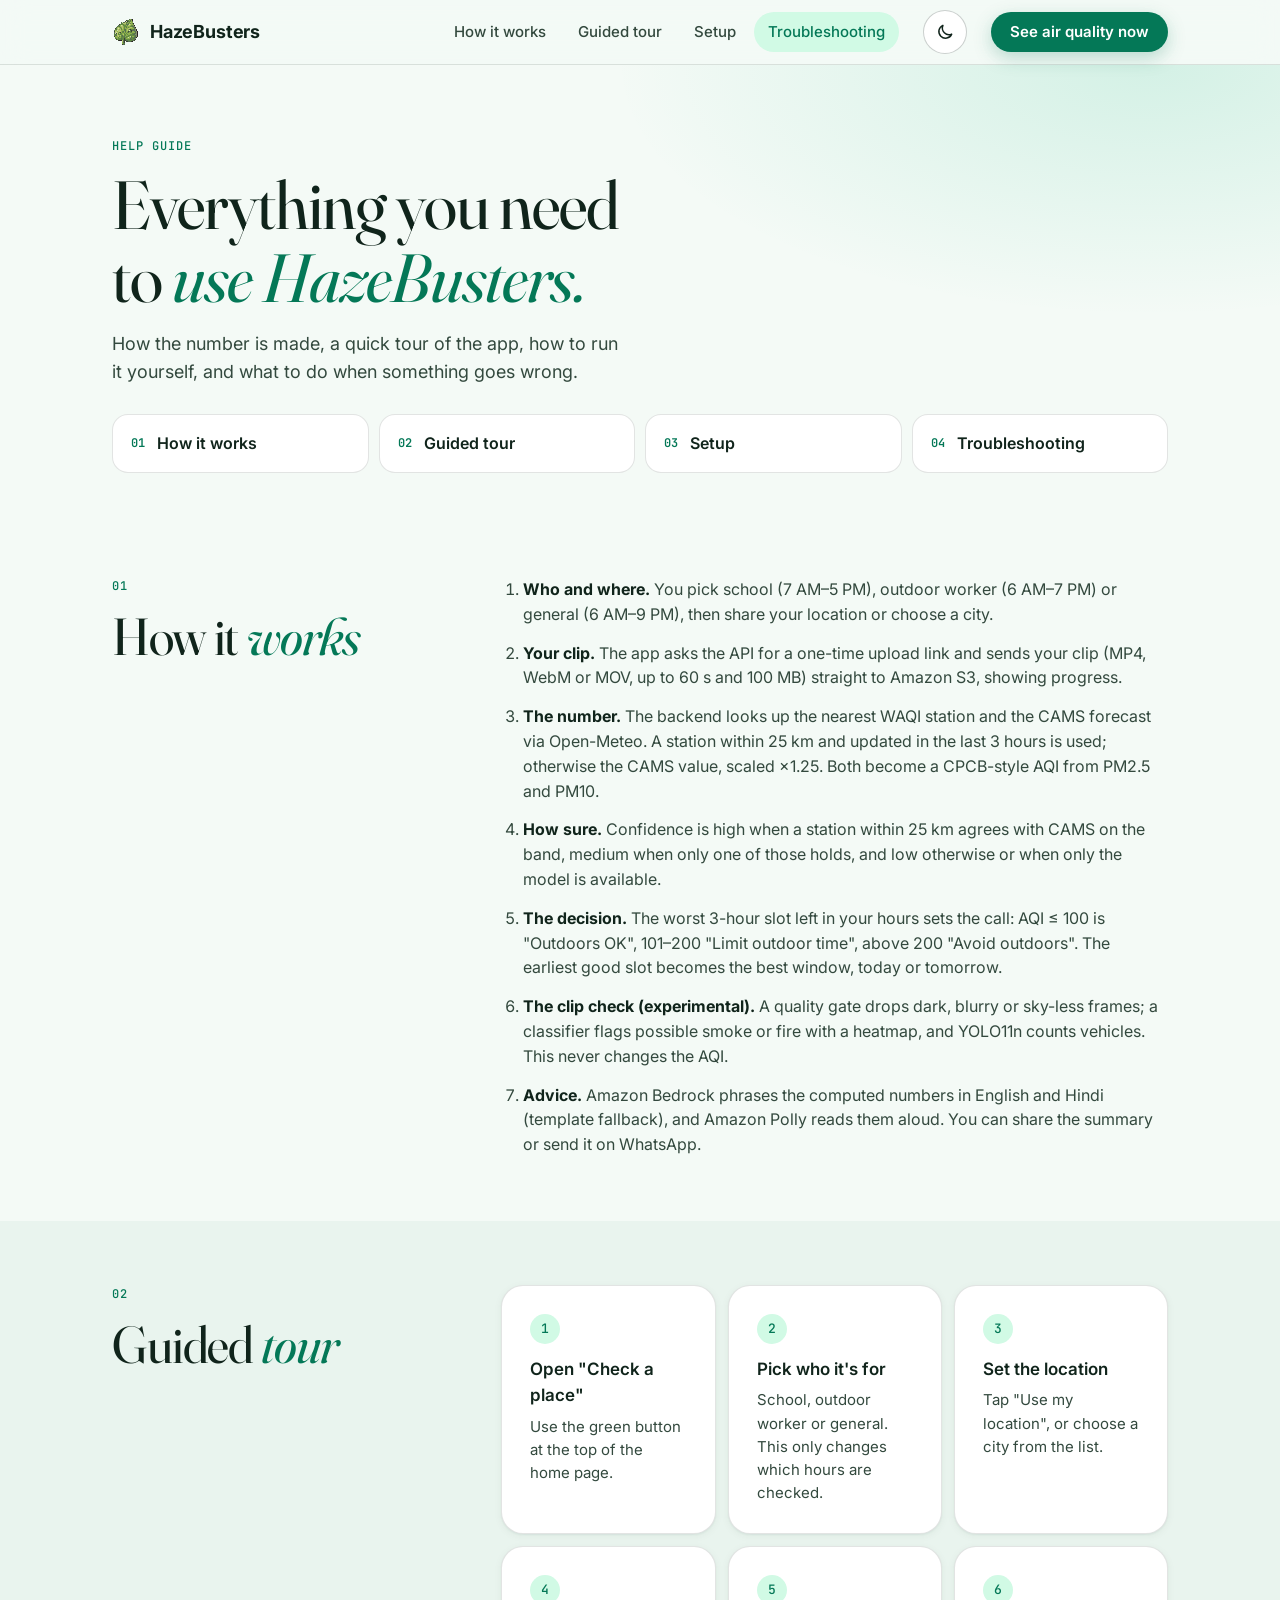
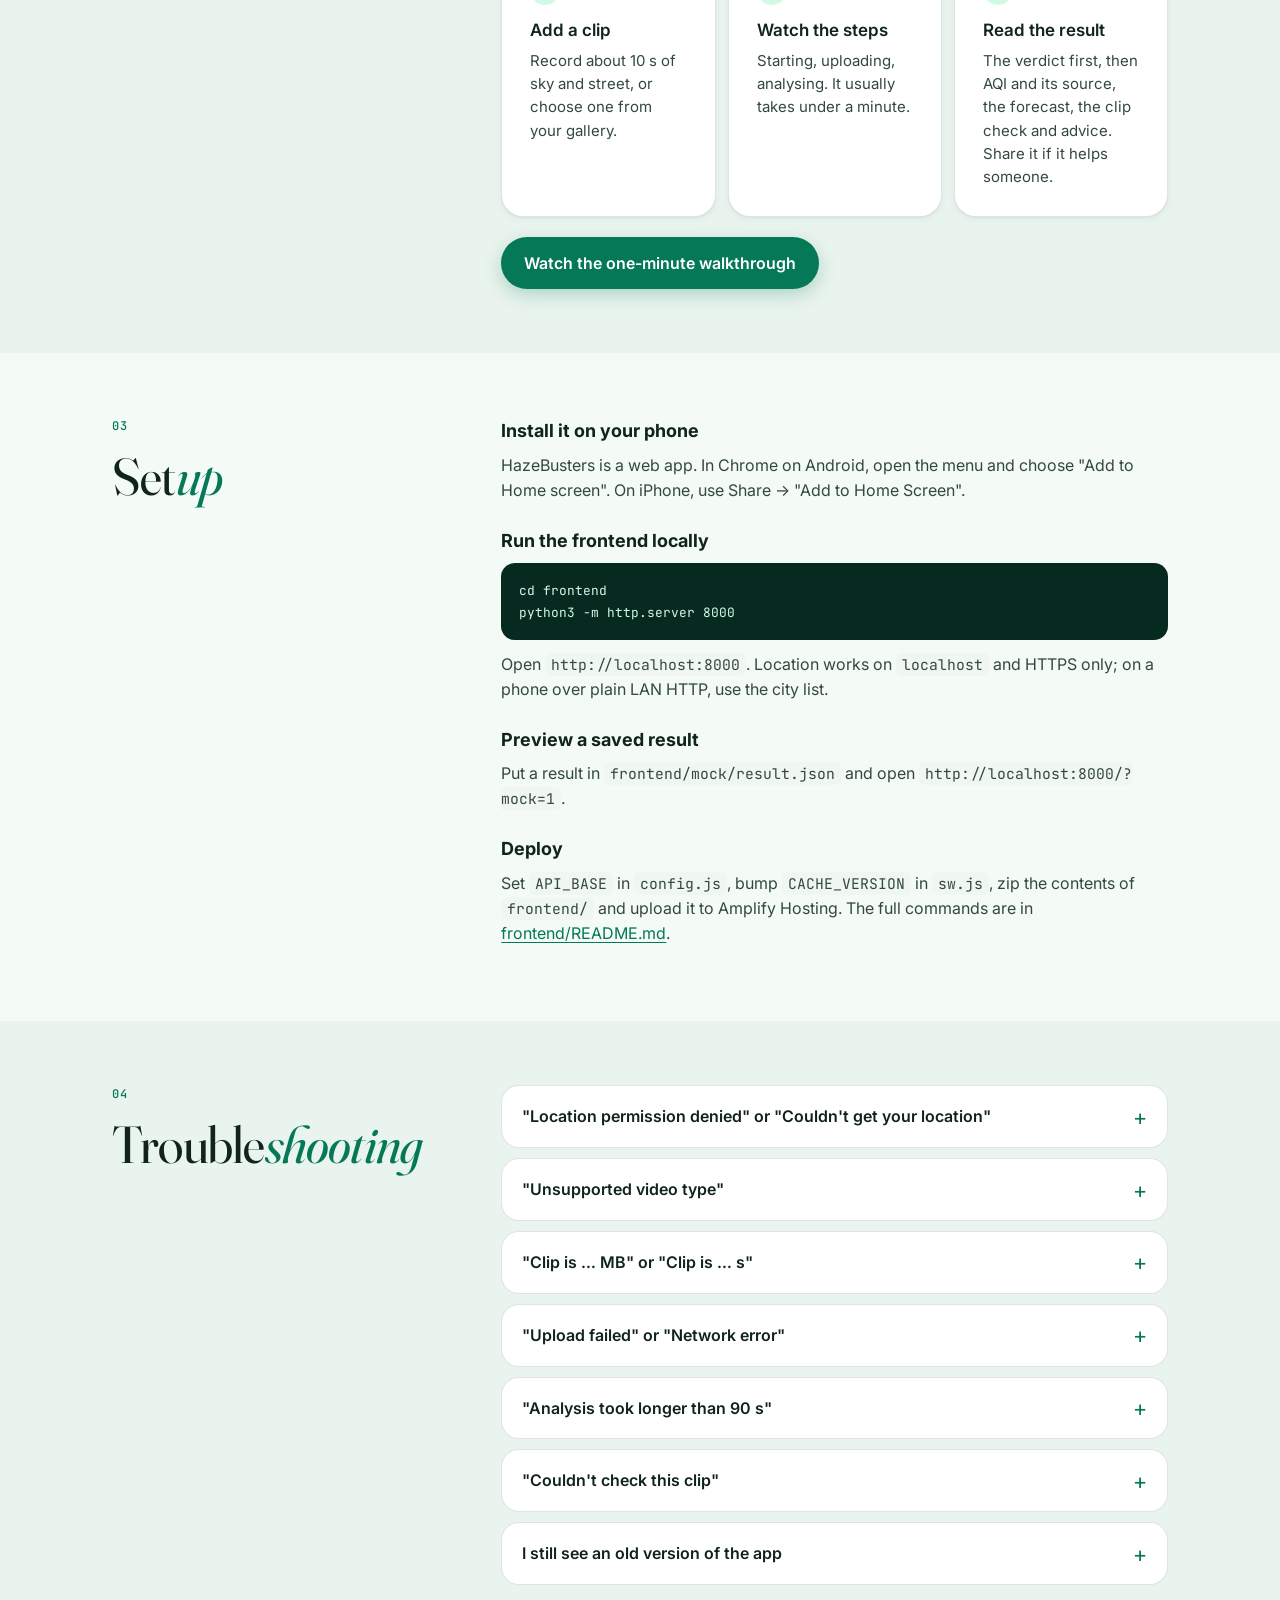
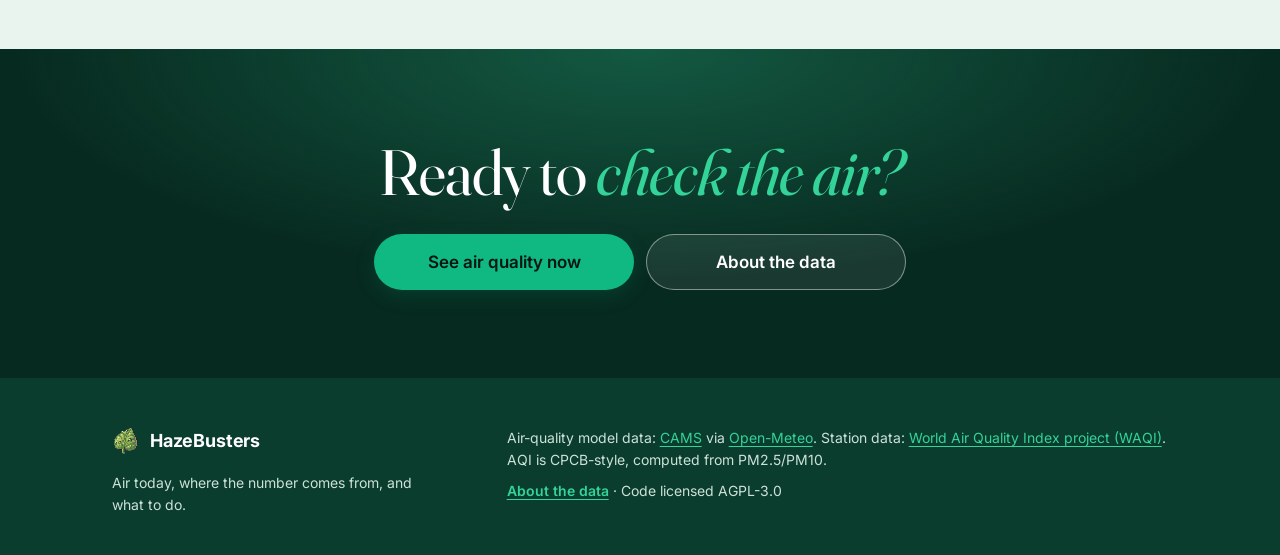
<file: frontend/help.html>
<!doctype html>
<html lang="en">
<head>
  <meta charset="utf-8">
  <meta name="viewport" content="width=device-width, initial-scale=1, viewport-fit=cover">
  <title>HazeBusters Help</title>
  <meta name="description" content="How HazeBusters works, a guided tour, setup and troubleshooting.">
  <meta name="theme-color" content="#0b3d2e">
  <link rel="manifest" href="manifest.webmanifest">
  <link rel="icon" href="icons/leaf-32.png" type="image/png" sizes="32x32">
  <link rel="preconnect" href="https://fonts.googleapis.com">
  <link rel="preconnect" href="https://fonts.gstatic.com" crossorigin>
  <link rel="stylesheet" href="https://fonts.googleapis.com/css2?family=Fraunces:ital,opsz,wght@0,9..144,400;0,9..144,600;1,9..144,400;1,9..144,600&family=Inter:wght@400;500;600;700&family=JetBrains+Mono:wght@400;500&display=swap">
  <link rel="stylesheet" href="styles.css">
  <script>
    document.documentElement.classList.add("js");
    try { var t = localStorage.getItem("hb-theme"); if (t === "light" || t === "dark") document.documentElement.dataset.theme = t; } catch (_) {}
  </script>
</head>
<body class="help-page">
  <a class="skip" href="#content">Skip to content</a>
  <header class="nav" id="top">
    <div class="nav-inner">
      <a class="brand" href="index.html" aria-label="HazeBusters home">
        <img class="mark" src="icons/leaf-192.png" alt="" width="28" height="28">
        <span>HazeBusters</span>
      </a>
      <nav class="nav-links" id="nav-links" aria-label="Help sections">
        <a href="#how">How it works</a>
        <a href="#tour">Guided tour</a>
        <a href="#setup">Setup</a>
        <a href="#trouble">Troubleshooting</a>
      </nav>
      <button type="button" class="icon-btn theme-toggle" data-theme-toggle aria-label="Switch to dark theme">
        <svg class="i-moon" viewBox="0 0 24 24" aria-hidden="true"><path d="M20 14.5A8 8 0 019.5 4a8 8 0 1010.5 10.5z"/></svg>
        <svg class="i-sun" viewBox="0 0 24 24" aria-hidden="true"><circle cx="12" cy="12" r="4"/><path d="M12 2v2M12 20v2M2 12h2M20 12h2M4.9 4.9l1.4 1.4M17.7 17.7l1.4 1.4M4.9 19.1l1.4-1.4M17.7 6.3l1.4-1.4"/></svg>
      </button>
      <a class="btn primary btn-sm nav-cta" href="index.html#check">See air quality now</a>
      <button type="button" class="nav-toggle" aria-controls="nav-links" aria-expanded="false">
        <span class="sr-only">Menu</span>
        <svg viewBox="0 0 24 24" width="22" height="22" aria-hidden="true"><path d="M4 7h16M4 12h16M4 17h16" stroke="currentColor" stroke-width="2" stroke-linecap="round"/></svg>
      </button>
    </div>
    <div class="read-progress" aria-hidden="true"><span data-read-progress></span></div>
  </header>

  <main id="content">
    <section class="page-hero">
      <div class="wrap">
        <p class="eyebrow">Help guide</p>
        <h1 class="display">Everything you need to <em>use HazeBusters.</em></h1>
        <p class="lede">How the number is made, a quick tour of the app, how to run it yourself, and what to do when something goes wrong.</p>
        <nav class="toc" aria-label="On this page">
          <a href="#how"><span>01</span>How it works</a>
          <a href="#tour"><span>02</span>Guided tour</a>
          <a href="#setup"><span>03</span>Setup</a>
          <a href="#trouble"><span>04</span>Troubleshooting</a>
        </nav>
      </div>
    </section>

    <section class="section doc" id="how" aria-labelledby="how-h">
      <div class="wrap doc-grid">
        <div><p class="eyebrow">01</p><h2 id="how-h" class="display">How it <em>works</em></h2></div>
        <div class="doc-body">
          <ol class="doc-steps">
            <li><b>Who and where.</b> You pick school (7 AM–5 PM), outdoor worker (6 AM–7 PM) or general (6 AM–9 PM), then share your location or choose a city.</li>
            <li><b>Your clip.</b> The app asks the API for a one-time upload link and sends your clip (MP4, WebM or MOV, up to 60 s and 100 MB) straight to Amazon S3, showing progress.</li>
            <li><b>The number.</b> The backend looks up the nearest WAQI station and the CAMS forecast via Open-Meteo. A station within 25 km and updated in the last 3 hours is used; otherwise the CAMS value, scaled ×1.25. Both become a CPCB-style AQI from PM2.5 and PM10.</li>
            <li><b>How sure.</b> Confidence is high when a station within 25 km agrees with CAMS on the band, medium when only one of those holds, and low otherwise or when only the model is available.</li>
            <li><b>The decision.</b> The worst 3-hour slot left in your hours sets the call: AQI ≤ 100 is "Outdoors OK", 101–200 "Limit outdoor time", above 200 "Avoid outdoors". The earliest good slot becomes the best window, today or tomorrow.</li>
            <li><b>The clip check (experimental).</b> A quality gate drops dark, blurry or sky-less frames; a classifier flags possible smoke or fire with a heatmap, and YOLO11n counts vehicles. This never changes the AQI.</li>
            <li><b>Advice.</b> Amazon Bedrock phrases the computed numbers in English and Hindi (template fallback), and Amazon Polly reads them aloud. You can share the summary or send it on WhatsApp.</li>
          </ol>
        </div>
      </div>
    </section>

    <section class="section doc alt" id="tour" aria-labelledby="tour-h">
      <div class="wrap doc-grid">
        <div><p class="eyebrow">02</p><h2 id="tour-h" class="display">Guided <em>tour</em></h2></div>
        <div class="doc-body">
          <div class="tour-cards">
            <div class="card"><span class="num">1</span><h3>Open "Check a place"</h3><p>Use the green button at the top of the home page.</p></div>
            <div class="card"><span class="num">2</span><h3>Pick who it's for</h3><p>School, outdoor worker or general. This only changes which hours are checked.</p></div>
            <div class="card"><span class="num">3</span><h3>Set the location</h3><p>Tap "Use my location", or choose a city from the list.</p></div>
            <div class="card"><span class="num">4</span><h3>Add a clip</h3><p>Record about 10 s of sky and street, or choose one from your gallery.</p></div>
            <div class="card"><span class="num">5</span><h3>Watch the steps</h3><p>Starting, uploading, analysing. It usually takes under a minute.</p></div>
            <div class="card"><span class="num">6</span><h3>Read the result</h3><p>The verdict first, then AQI and its source, the forecast, the clip check and advice. Share it if it helps someone.</p></div>
          </div>
          <a class="btn primary btn-auto" href="index.html#minute">Watch the one-minute walkthrough</a>
        </div>
      </div>
    </section>

    <section class="section doc" id="setup" aria-labelledby="setup-h">
      <div class="wrap doc-grid">
        <div><p class="eyebrow">03</p><h2 id="setup-h" class="display">Set<em>up</em></h2></div>
        <div class="doc-body">
          <h3>Install it on your phone</h3>
          <p>HazeBusters is a web app. In Chrome on Android, open the menu and choose "Add to Home screen". On iPhone, use Share → "Add to Home Screen".</p>
          <h3>Run the frontend locally</h3>
          <pre><code>cd frontend
python3 -m http.server 8000</code></pre>
          <p>Open <code>http://localhost:8000</code>. Location works on <code>localhost</code> and HTTPS only; on a phone over plain LAN HTTP, use the city list.</p>
          <h3>Preview a saved result</h3>
          <p>Put a result in <code>frontend/mock/result.json</code> and open <code>http://localhost:8000/?mock=1</code>.</p>
          <h3>Deploy</h3>
          <p>Set <code>API_BASE</code> in <code>config.js</code>, bump <code>CACHE_VERSION</code> in <code>sw.js</code>, zip the contents of <code>frontend/</code> and upload it to Amplify Hosting. The full commands are in <a href="https://github.com/ASR222/hazebusters/blob/main/frontend/README.md" rel="noopener">frontend/README.md</a>.</p>
        </div>
      </div>
    </section>

    <section class="section doc alt" id="trouble" aria-labelledby="trouble-h">
      <div class="wrap doc-grid">
        <div><p class="eyebrow">04</p><h2 id="trouble-h" class="display">Trouble<em>shooting</em></h2></div>
        <div class="doc-body faq">
          <details><summary>"Location permission denied" or "Couldn't get your location"</summary><p>Allow location for this site in your browser settings, or pick the nearest city from the list. Location only works on HTTPS pages.</p></details>
          <details><summary>"Unsupported video type"</summary><p>Use an MP4, WebM or MOV clip. Most phone cameras record MP4 or MOV by default.</p></details>
          <details><summary>"Clip is … MB" or "Clip is … s"</summary><p>The limits are 100 MB and 60 s. Record about 10 seconds instead; it's faster and enough for the check.</p></details>
          <details><summary>"Upload failed" or "Network error"</summary><p>Check your connection and tap Retry. Mobile data with a weak signal can drop large uploads, so a shorter clip helps.</p></details>
          <details><summary>"Analysis took longer than 90 s"</summary><p>The server was busy or slow to start. Tap Retry; the second try is usually quicker.</p></details>
          <details><summary>"Couldn't check this clip"</summary><p>Too few frames passed the quality gate (too dark, too blurry, or no sky in view). Go outdoors and point at open sky and street. The AQI and decision are still shown.</p></details>
          <details><summary>I still see an old version of the app</summary><p>Reload once more, or close and reopen the tab. The app keeps an offline copy that refreshes in the background.</p></details>
        </div>
      </div>
    </section>

    <section class="cta" aria-labelledby="cta-title">
      <div class="wrap cta-inner">
        <h2 id="cta-title" class="display">Ready to <em>check the air?</em></h2>
        <div class="hero-actions">
          <a class="btn primary btn-lg" href="index.html#check">See air quality now</a>
          <button type="button" class="btn ghost btn-lg" data-open-about>About the data</button>
        </div>
      </div>
    </section>
  </main>

  <footer class="footer">
    <div class="wrap footer-grid">
      <div>
        <a class="brand" href="index.html"><img class="mark" src="icons/leaf-192.png" alt="" width="24" height="24"><span>HazeBusters</span></a>
        <p class="muted">Air today, where the number comes from, and what to do.</p>
      </div>
      <div class="credits">
        <p>Air-quality model data: <a href="https://atmosphere.copernicus.eu/" rel="noopener">CAMS</a> via <a href="https://open-meteo.com/" rel="noopener">Open-Meteo</a>.
          Station data: <a href="https://aqicn.org/" rel="noopener">World Air Quality Index project (WAQI)</a>. AQI is CPCB-style, computed from PM2.5/PM10.</p>
        <p><button type="button" class="link-btn" data-open-about>About the data</button> · Code licensed AGPL-3.0</p>
      </div>
    </div>
  </footer>

  <!-- ===== About the data (modal) ===== -->
  <dialog id="about-data" class="modal" aria-labelledby="about-title">
    <div class="modal-head">
      <h2 id="about-title" class="display">About the <em>data</em></h2>
      <button type="button" class="icon-btn" data-close-about aria-label="Close">✕</button>
    </div>
    <div class="modal-body">
      <h3>Stations</h3>
      <p>Live readings from the <a href="https://aqicn.org/" rel="noopener">World Air Quality Index project</a>. Used when a station is within 25 km and reported in the last 3 hours.</p>
      <h3>Forecast model</h3>
      <p><a href="https://atmosphere.copernicus.eu/" rel="noopener">CAMS</a> (Copernicus) via <a href="https://open-meteo.com/" rel="noopener">Open-Meteo</a>, on a ~45 km grid, in 3-hour slots for today and tomorrow. When it stands in for a station, it is scaled ×1.25 because it reads low against Indian ground stations.</p>
      <h3>AQI</h3>
      <p>CPCB-style categories (Good to Severe) computed from PM2.5 and PM10.</p>
      <h3>What it can't do</h3>
      <ul>
        <li>It isn't the official 24-hour, multi-pollutant AQI.</li>
        <li>The model is coarse (~45 km) and its correction was fitted on three cities.</li>
        <li>The smoke check can mistake city haze or bright sky for smoke. It's a hint only.</li>
        <li>It isn't medical advice or an official notice.</li>
      </ul>
    </div>
  </dialog>

  <script src="ui.js"></script>
</body>
</html>
</file>
<file: frontend/styles.css>
/* HazeBusters UI — clean-air green theme, plain CSS, no build step.
   All colours live in the tokens below; light by default, deep green-black in dark mode. */

/* ============================================================
   1. Tokens
   ============================================================ */
:root {
  color-scheme: light;

  /* Brand greens */
  --forest: #0b3d2e;        /* deep forest: hero, headings accents */
  --forest-2: #072a20;
  --emerald: #10b981;       /* fills, focus, progress */
  --leaf: #34d399;          /* highlights on dark */
  --mint: #d1fae5;          /* tints, chips */
  --brand: #047857;         /* solid buttons with white text (AA) */
  --brand-hover: #065f46;
  --brand-ink: #ffffff;     /* text on --brand */

  /* Neutrals */
  --bg: #f4faf6;            /* soft sage page */
  --bg-2: #e9f4ee;          /* alternate section band */
  --surface: #ffffff;       /* cards */
  --surface-2: #f0f7f3;     /* inputs, inset areas */
  --ink: #10241b;           /* main text */
  --text-2: #33493e;        /* secondary text (AA on bg and surface) */
  --muted: #546a5f;         /* small meta text (AA on bg and surface) */
  --line: rgb(16 36 27 / 0.12);
  --line-strong: rgb(16 36 27 / 0.22);
  --accent-text: #047857;   /* italic accents, links */
  --on-dark: #ffffff;
  --on-dark-2: rgb(236 253 245 / 0.86);

  /* Warnings only (used sparingly) */
  --amber: #d97706;
  --amber-bg: #fef3c7;
  --amber-text: #8a4b06;
  --red: #b4473c;
  --red-bg: #fbe7e4;
  --red-text: #8f2d24;

  /* AQI (CPCB) — data meaning only; always shown with a word or number */
  --aqi-good: #22c55e;
  --aqi-satisfactory: #84cc16;
  --aqi-moderate: #f59e0b;
  --aqi-poor: #f97316;
  --aqi-very-poor: #ef4444;
  --aqi-severe: #b91c1c;

  /* Shape, depth, rhythm */
  --r-card: 22px;
  --r-ctl: 14px;
  --r-btn: 999px;
  --shadow-sm: 0 1px 2px rgb(11 61 46 / 0.06), 0 2px 8px rgb(11 61 46 / 0.05);
  --shadow: 0 2px 6px rgb(11 61 46 / 0.06), 0 12px 32px rgb(11 61 46 / 0.08);
  --shadow-lg: 0 24px 60px rgb(11 61 46 / 0.16);
  --pad: 20px;
  --gap: 14px;
  --wrap: 1120px;
  --nav-h: 64px;
  --ease: cubic-bezier(.2, .7, .2, 1);

  /* Type */
  --font-display: "Fraunces", Georgia, "Times New Roman", serif;
  --font-body: Inter, "Noto Sans Devanagari", system-ui, -apple-system, "Segoe UI", Roboto, sans-serif;
  --font-mono: "JetBrains Mono", ui-monospace, monospace;

  /* Component tokens that flip in dark mode */
  --tab-on-bg: var(--forest);
  --tab-on-ink: #ffffff;
  --thumb-ring: var(--forest);
  --footer-bg: var(--forest);
  --band-bg: var(--forest-2);
}

/* Dark mode: deep green-black surfaces, leaf-green accents.
   Follows the system unless the toggle saved a choice (html[data-theme]). Same tokens in both blocks. */
@media (prefers-color-scheme: dark) {
  :root:not([data-theme="light"]) {
    color-scheme: dark;
    --bg: #07140f;
    --bg-2: #0a1c15;
    --surface: #0f2219;
    --surface-2: #142c21;
    --ink: #e6f4ec;
    --text-2: #b9d1c4;
    --muted: #93ad9f;
    --line: rgb(209 250 229 / 0.12);
    --line-strong: rgb(209 250 229 / 0.24);
    --accent-text: #5ee0ae;
    --brand: #10b981;
    --brand-hover: #34d399;
    --brand-ink: #04160f;
    --mint: #12382a;
    --amber-bg: rgb(217 119 6 / 0.16);
    --amber-text: #fcd34d;
    --red-bg: rgb(180 71 60 / 0.2);
    --red-text: #fca5a5;
    --shadow-sm: 0 1px 2px rgb(0 0 0 / 0.3);
    --shadow: 0 2px 6px rgb(0 0 0 / 0.25), 0 12px 32px rgb(0 0 0 / 0.3);
    --shadow-lg: 0 24px 60px rgb(0 0 0 / 0.5);
    --tab-on-bg: #10b981;
    --tab-on-ink: #04160f;
    --thumb-ring: #34d399;
    --footer-bg: #04100b;
    --band-bg: #04100b;
  }
}
:root[data-theme="dark"] {
    color-scheme: dark;
    --bg: #07140f;
    --bg-2: #0a1c15;
    --surface: #0f2219;
    --surface-2: #142c21;
    --ink: #e6f4ec;
    --text-2: #b9d1c4;
    --muted: #93ad9f;
    --line: rgb(209 250 229 / 0.12);
    --line-strong: rgb(209 250 229 / 0.24);
    --accent-text: #5ee0ae;
    --brand: #10b981;
    --brand-hover: #34d399;
    --brand-ink: #04160f;
    --mint: #12382a;
    --amber-bg: rgb(217 119 6 / 0.16);
    --amber-text: #fcd34d;
    --red-bg: rgb(180 71 60 / 0.2);
    --red-text: #fca5a5;
    --shadow-sm: 0 1px 2px rgb(0 0 0 / 0.3);
    --shadow: 0 2px 6px rgb(0 0 0 / 0.25), 0 12px 32px rgb(0 0 0 / 0.3);
    --shadow-lg: 0 24px 60px rgb(0 0 0 / 0.5);
    --tab-on-bg: #10b981;
    --tab-on-ink: #04160f;
    --thumb-ring: #34d399;
    --footer-bg: #04100b;
    --band-bg: #04100b;
}

@media (min-width: 640px) { :root { --pad: 28px; --gap: 18px; } }

/* ============================================================
   2. Base
   ============================================================ */
*, *::before, *::after { box-sizing: border-box; }
[hidden] { display: none !important; }

html { scroll-behavior: smooth; scroll-padding-top: calc(var(--nav-h) + 12px); }
body {
  margin: 0;
  background: var(--bg);
  color: var(--ink);
  font-family: var(--font-body);
  font-size: 16px;
  line-height: 1.55;
  -webkit-text-size-adjust: 100%;
  -webkit-font-smoothing: antialiased;
  overflow-x: hidden;
}
img, svg, video { max-width: 100%; }
a { color: var(--accent-text); text-underline-offset: 3px; }
a:hover { text-decoration-thickness: 2px; }
:focus-visible { outline: 3px solid var(--emerald); outline-offset: 3px; border-radius: 6px; }
@media (prefers-reduced-motion: reduce) {
  html { scroll-behavior: auto; }
  *, *::before, *::after { animation-duration: .001ms !important; animation-iteration-count: 1 !important; transition-duration: .001ms !important; }
}

.sr-only { position: absolute; width: 1px; height: 1px; overflow: hidden; clip: rect(0 0 0 0); white-space: nowrap; }
.skip { position: absolute; left: 12px; top: -60px; z-index: 100; padding: 10px 16px; background: var(--brand); color: var(--brand-ink); border-radius: 10px; font-weight: 600; }
.skip:focus { top: 12px; }

.wrap { max-width: var(--wrap); margin: 0 auto; padding: 0 16px; }
@media (min-width: 768px) { .wrap { padding: 0 32px; } }

.eyebrow {
  margin: 0 0 12px;
  font-family: var(--font-mono);
  font-size: 12px;
  font-weight: 500;
  letter-spacing: 0.08em;
  text-transform: uppercase;
  color: var(--accent-text);
}
.display {
  margin: 0 0 16px;
  font-family: var(--font-display);
  font-weight: 400;
  font-size: clamp(2rem, 1.3rem + 3vw, 3.25rem);
  line-height: 1.08;
  letter-spacing: -0.015em;
  font-variation-settings: "opsz" 144;
  text-wrap: balance;
}
.display em, h1 em { font-style: italic; color: var(--accent-text); }
.lede { margin: 0 0 20px; font-size: 18px; color: var(--text-2); max-width: 46ch; }
.muted, .sub { color: var(--muted); font-size: 14px; }

/* Section rhythm */
.section { padding: 72px 0; }
@media (min-width: 900px) { .section { padding: 112px 0; } }
.section.mission, .section.explore { background: var(--bg-2); }

/* ============================================================
   3. Nav
   ============================================================ */
.nav {
  position: sticky;
  top: 0;
  z-index: 50;
  background: color-mix(in srgb, var(--bg) 84%, transparent);
  -webkit-backdrop-filter: blur(14px) saturate(140%);
  backdrop-filter: blur(14px) saturate(140%);
  border-bottom: 1px solid var(--line);
  padding-top: env(safe-area-inset-top);
}
.nav-inner { max-width: var(--wrap); height: var(--nav-h); margin: 0 auto; padding: 0 16px; display: flex; align-items: center; gap: 16px; }
@media (min-width: 768px) { .nav-inner { padding: 0 32px; } }
.brand { display: inline-flex; align-items: center; gap: 10px; color: var(--ink); text-decoration: none; font-weight: 700; font-size: 18px; letter-spacing: -0.01em; }
.mark { width: 28px; height: 28px; image-rendering: pixelated; }
.nav-links { display: none; margin-left: auto; gap: 4px; }
.nav-links a { padding: 8px 14px; border-radius: 999px; color: var(--text-2); text-decoration: none; font-weight: 500; font-size: 15px; }
.nav-links a:hover { color: var(--ink); background: var(--surface-2); }
.nav-cta { margin-left: 8px; white-space: nowrap; }
.theme-toggle { margin-left: auto; flex: none; }
.nav-toggle { display: grid; place-items: center; width: 44px; height: 44px; margin-right: -8px; color: var(--ink); background: none; border: 0; border-radius: 12px; cursor: pointer; }
@media (max-width: 879px) {
  .nav-links.open {
    display: flex; flex-direction: column; position: absolute; left: 12px; right: 12px; top: calc(var(--nav-h) + env(safe-area-inset-top) + 6px);
    padding: 8px; background: var(--surface); border: 1px solid var(--line); border-radius: 18px; box-shadow: var(--shadow-lg);
  }
  .nav-links.open a { padding: 14px 16px; font-size: 17px; }
  .nav-cta { padding-inline: 16px; }
}
@media (max-width: 600px) { .nav .nav-cta { display: none; } }
@media (min-width: 880px) {
  .nav-links { display: flex; }
  .theme-toggle { margin-left: 8px; }
  .nav-toggle { display: none; }
}

/* ============================================================
   4. Buttons
   ============================================================ */
.btn {
  display: inline-flex;
  align-items: center;
  justify-content: center;
  gap: 10px;
  width: 100%;
  min-height: 52px;
  padding: 12px 22px;
  font: inherit;
  font-size: 16px;
  font-weight: 600;
  line-height: 1.2;
  text-align: center;
  text-decoration: none;
  border-radius: var(--r-btn);
  border: 1px solid transparent;
  cursor: pointer;
  transition: background-color 180ms var(--ease), border-color 180ms var(--ease), transform 180ms var(--ease), box-shadow 180ms var(--ease);
}
.btn.primary { background: var(--brand); color: var(--brand-ink); box-shadow: 0 6px 18px rgb(4 120 87 / 0.25); }
.btn.secondary { background: var(--surface); color: var(--ink); border-color: var(--line-strong); }
.btn.ghost { background: rgb(255 255 255 / 0.08); color: var(--on-dark); border-color: rgb(255 255 255 / 0.45); }
.btn-sm { width: auto; min-height: 40px; padding: 8px 18px; font-size: 15px; }
.btn-lg { min-height: 56px; font-size: 17px; }
.btn-auto { width: auto; }
@media (hover: hover) {
  .btn.primary:hover:not(:disabled) { background: var(--brand-hover); transform: translateY(-1px); box-shadow: 0 10px 24px rgb(4 120 87 / 0.3); }
  .btn.secondary:hover:not(:disabled) { border-color: var(--emerald); transform: translateY(-1px); box-shadow: var(--shadow-sm); }
  .btn.ghost:hover { background: rgb(255 255 255 / 0.16); border-color: #fff; }
}
.btn:active:not(:disabled) { transform: translateY(1px); }
.btn:disabled { cursor: not-allowed; opacity: 0.55; box-shadow: none; }
.btn[aria-busy="true"] { cursor: progress; }
.btn .ico, .search-field .ico { width: 20px; height: 20px; flex: none; fill: none; stroke: currentColor; stroke-width: 1.8; stroke-linecap: round; stroke-linejoin: round; }

.icon-btn {
  display: inline-grid; place-items: center; width: 44px; height: 44px;
  font: inherit; font-size: 18px; color: var(--ink);
  background: var(--surface); border: 1px solid var(--line-strong); border-radius: 999px; cursor: pointer;
  transition: border-color 150ms, background 150ms;
}
.icon-btn:hover { border-color: var(--emerald); }
.link-btn { padding: 0; font: inherit; font-weight: 600; color: var(--accent-text); background: none; border: 0; cursor: pointer; text-decoration: underline; text-underline-offset: 3px; }

.row { display: flex; gap: 10px; flex-wrap: wrap; }
.row .btn { flex: 1 1 180px; }

/* ============================================================
   5. Hero
   ============================================================ */
.hero {
  position: relative;
  isolation: isolate;
  overflow: hidden;
  display: flex;
  align-items: center;
  min-height: min(92svh, 860px);
  padding: 96px 0 140px;
  color: var(--on-dark);
  background: var(--forest-2);
}
.hero-media {
  position: absolute; inset: 0; z-index: -3;
  background: url("bg/bg-portrait.webp") center bottom / cover no-repeat;
}
@media (min-width: 768px) { .hero-media { background-image: url("bg/bg.webp"); } }
/* Forest-green wash over the repo's sky photo keeps white text well above AA. */
.hero::before {
  content: ""; position: absolute; inset: 0; z-index: -2;
  background:
    radial-gradient(120% 80% at 80% 10%, rgb(16 185 129 / 0.22), transparent 60%),
    linear-gradient(180deg, rgb(7 42 32 / 0.80) 0%, rgb(11 61 46 / 0.86) 55%, rgb(7 42 32 / 0.96) 100%);
}
.haze { position: absolute; inset: 0; z-index: -1; width: 100%; height: 100%; pointer-events: none; }
.drift { animation: drift 26s ease-in-out infinite alternate; transform-box: fill-box; transform-origin: center; }
.d2 { animation-duration: 32s; animation-direction: alternate-reverse; }
.d3 { animation-duration: 38s; }
@keyframes drift { from { transform: translateX(-6%) scale(1); } to { transform: translateX(8%) scale(1.12); } }

/* Drifting particles (dust motes in the light) */
.particles { position: absolute; inset: 0; z-index: -1; pointer-events: none; }
.particles i {
  position: absolute; bottom: -10px; width: 4px; height: 4px; border-radius: 50%;
  background: rgb(209 250 229 / 0.55); box-shadow: 0 0 8px rgb(52 211 153 / 0.6);
  animation: rise-mote 18s linear infinite;
}
.particles i:nth-child(1) { left: 6%;  animation-delay: 0s;   animation-duration: 19s; }
.particles i:nth-child(2) { left: 16%; animation-delay: -6s;  animation-duration: 23s; width: 3px; height: 3px; }
.particles i:nth-child(3) { left: 27%; animation-delay: -12s; animation-duration: 17s; }
.particles i:nth-child(4) { left: 38%; animation-delay: -3s;  animation-duration: 25s; width: 6px; height: 6px; opacity: .6; }
.particles i:nth-child(5) { left: 49%; animation-delay: -9s;  animation-duration: 21s; }
.particles i:nth-child(6) { left: 61%; animation-delay: -15s; animation-duration: 18s; width: 3px; height: 3px; }
.particles i:nth-child(7) { left: 70%; animation-delay: -1s;  animation-duration: 24s; }
.particles i:nth-child(8) { left: 79%; animation-delay: -8s;  animation-duration: 20s; width: 5px; height: 5px; opacity: .7; }
.particles i:nth-child(9) { left: 88%; animation-delay: -13s; animation-duration: 22s; }
.particles i:nth-child(10){ left: 95%; animation-delay: -4s;  animation-duration: 26s; width: 3px; height: 3px; }
@keyframes rise-mote {
  0% { transform: translate(0, 0); opacity: 0; }
  10% { opacity: 1; }
  100% { transform: translate(40px, -110vh); opacity: 0; }
}

.hero-inner { width: 100%; max-width: var(--wrap); margin: 0 auto; padding: 0 16px; }
@media (min-width: 768px) { .hero-inner { padding: 0 32px; } }
.hero-eyebrow { color: var(--leaf); }
.hero h1 {
  margin: 0 0 22px;
  max-width: 15ch;
  font-family: var(--font-display);
  font-weight: 400;
  font-size: clamp(2.75rem, 1.4rem + 6vw, 5.5rem);
  line-height: 1.02;
  letter-spacing: -0.025em;
  font-variation-settings: "opsz" 144;
  text-wrap: balance;
}
.hero h1 em { color: var(--leaf); }
.hero-lede { margin: 0 0 32px; max-width: 54ch; font-size: clamp(17px, 1rem + .4vw, 20px); color: var(--on-dark-2); }
.hero-lede strong { color: #fff; font-weight: 600; }
.hero-actions { display: flex; flex-wrap: wrap; gap: 12px; }
.hero-actions .btn { width: auto; flex: 1 1 200px; max-width: 260px; }
.hero .btn.primary { background: var(--emerald); color: #04160f; box-shadow: 0 10px 30px rgb(16 185 129 / 0.35); }
@media (hover: hover) { .hero .btn.primary:hover { background: var(--leaf); } }
.hero :focus-visible { outline-color: var(--leaf); }

.scroll-cue {
  position: absolute; left: 50%; bottom: 22px; transform: translateX(-50%);
  display: flex; flex-direction: column; align-items: center; gap: 8px;
  color: var(--on-dark-2); text-decoration: none; font-family: var(--font-mono); font-size: 11px; letter-spacing: .14em; text-transform: uppercase;
}
.scroll-cue i { width: 1px; height: 36px; background: linear-gradient(var(--leaf), transparent); animation: cue 2.2s var(--ease) infinite; transform-origin: top; }
@keyframes cue { 0% { transform: scaleY(0); } 50% { transform: scaleY(1); } 100% { transform: scaleY(1); opacity: 0; } }

/* ============================================================
   6. Stat cards (inside the mission section)
   ============================================================ */
.stat-cards { display: grid; grid-template-columns: repeat(2, 1fr); gap: var(--gap); margin-top: 40px; }
@media (min-width: 900px) { .stat-cards { grid-template-columns: repeat(4, 1fr); margin-top: 56px; } }
.stat { display: flex; flex-direction: column; gap: 8px; padding: 24px 20px; background: var(--surface); border: 1px solid var(--line); border-radius: var(--r-card); box-shadow: var(--shadow-sm); }
.stat b { font-family: var(--font-display); font-weight: 400; font-size: clamp(2.2rem, 1.4rem + 2.4vw, 3.25rem); line-height: 1; color: var(--accent-text); font-variant-numeric: tabular-nums; }
.stat span { font-size: 14px; color: var(--text-2); }

/* ============================================================
   7. Intent grid
   ============================================================ */
.intent-grid { display: grid; gap: var(--gap); margin-top: 28px; }
@media (min-width: 640px) { .intent-grid { grid-template-columns: repeat(2, 1fr); } }
@media (min-width: 1024px) { .intent-grid { grid-template-columns: repeat(4, 1fr); } }
.intent {
  position: relative; display: flex; flex-direction: column; gap: 6px; min-height: 180px; padding: 24px;
  background: var(--surface); color: var(--ink); text-decoration: none;
  border: 1px solid var(--line); border-radius: var(--r-card); box-shadow: var(--shadow-sm);
  transition: transform 220ms var(--ease), box-shadow 220ms var(--ease), border-color 220ms var(--ease);
}
.intent b { font-size: 18px; margin-top: 10px; }
.intent > span:not(.intent-ico) { color: var(--text-2); font-size: 15px; }
.intent-ico { display: grid; place-items: center; width: 44px; height: 44px; border-radius: 14px; background: var(--mint); color: var(--accent-text); }
.intent-ico svg { width: 24px; height: 24px; fill: none; stroke: currentColor; stroke-width: 1.7; stroke-linecap: round; stroke-linejoin: round; }
.intent .arrow { position: absolute; right: 22px; top: 26px; font-style: normal; font-size: 20px; color: var(--accent-text); transition: transform 220ms var(--ease); }
@media (hover: hover) {
  .intent:hover { transform: translateY(-3px); box-shadow: var(--shadow); border-color: var(--emerald); }
  .intent:hover .arrow { transform: translateX(4px); }
}

/* ============================================================
   8. Mission
   ============================================================ */
.mission-grid { display: grid; gap: 28px; }
@media (min-width: 900px) { .mission-grid { grid-template-columns: 1fr 1fr; gap: 64px; align-items: start; } }
.mission-copy > p { margin: 0 0 16px; font-size: 19px; color: var(--text-2); }
.mission-copy em { font-family: var(--font-display); font-size: 1.08em; color: var(--accent-text); }
.pillars { list-style: none; margin: 28px 0 0; padding: 0; display: grid; gap: 12px; }
.pillars li { display: grid; gap: 4px; padding: 18px 20px; background: var(--surface); border: 1px solid var(--line); border-radius: 16px; border-left: 4px solid var(--emerald); }
.pillars span { color: var(--text-2); font-size: 15px; }

/* ============================================================
   9. How it works (stepper)
   ============================================================ */
.stepper { margin-top: 28px; }
.stepper-head { display: none; align-items: center; justify-content: space-between; margin-bottom: 14px; }
.step-count { margin: 0; color: var(--muted); }
.step-nav { display: flex; gap: 8px; }
.step-tabs { display: none; position: relative; gap: 8px; margin: 0 -16px 20px; padding: 2px 16px 8px; overflow-x: auto; scroll-snap-type: x proximity; scrollbar-width: none; }
.step-tabs::-webkit-scrollbar { display: none; }
.step-tabs button {
  flex: none; scroll-snap-align: start; padding: 10px 16px; min-height: 44px;
  font: inherit; font-size: 14px; font-weight: 500; white-space: nowrap; color: var(--text-2);
  background: var(--surface); border: 1px solid var(--line-strong); border-radius: 999px; cursor: pointer;
  transition: background 150ms, color 150ms, border-color 150ms;
}
.step-tabs button[aria-selected="true"] { background: var(--tab-on-bg); color: var(--tab-on-ink); border-color: var(--tab-on-bg); }
.stepper.is-tabs .stepper-head, .stepper.is-tabs .step-tabs { display: flex; }

.step-card {
  display: grid; gap: 18px; padding: 28px var(--pad); margin-bottom: var(--gap);
  background: var(--surface); border: 1px solid var(--line); border-radius: var(--r-card); box-shadow: var(--shadow);
}
.stepper.is-tabs .step-card { animation: fade-up 360ms var(--ease) both; }
@media (min-width: 768px) { .step-card { grid-template-columns: 160px 1fr; padding: 40px; gap: 32px; } }
.step-num { font-family: var(--font-display); font-style: italic; font-size: clamp(3.5rem, 2rem + 5vw, 6rem); line-height: .9; color: var(--emerald); }
.step-card h3 { margin: 0 0 10px; font-size: 22px; line-height: 1.25; }
.step-card p { margin: 0 0 16px; color: var(--text-2); max-width: 60ch; }
.tags { list-style: none; display: flex; flex-wrap: wrap; gap: 8px; margin: 0 0 18px; padding: 0; }
.tags li { padding: 5px 12px; font-family: var(--font-mono); font-size: 12px; color: var(--accent-text); background: var(--mint); border-radius: 999px; }
.output { margin: 0 !important; padding-top: 14px; border-top: 1px dashed var(--line-strong); color: var(--ink) !important; font-weight: 500; }
.output b { margin-right: 8px; font-family: var(--font-mono); font-size: 12px; font-weight: 500; letter-spacing: .08em; text-transform: uppercase; color: var(--accent-text); }

/* ============================================================
   10. Scale explorer
   ============================================================ */
.explore-grid { display: grid; gap: 32px; }
@media (min-width: 900px) { .explore-grid { grid-template-columns: 1fr 1fr; gap: 64px; align-items: center; } }
.chips { display: flex; flex-wrap: wrap; gap: 8px; }
.chip {
  min-height: 44px; padding: 8px 16px; font: inherit; font-size: 15px; font-weight: 500; color: var(--ink);
  background: var(--surface); border: 1px solid var(--line-strong); border-radius: 999px; cursor: pointer; transition: all 150ms;
}
.chip:hover { border-color: var(--emerald); }
.chip[aria-pressed="true"] { background: var(--mint); border-color: var(--emerald); color: var(--accent-text); }

.panel { padding: 28px var(--pad); background: var(--surface); border: 1px solid var(--line); border-radius: var(--r-card); box-shadow: var(--shadow-lg); }
.panel-label { display: flex; align-items: baseline; justify-content: space-between; margin-bottom: 14px; font-family: var(--font-mono); font-size: 12px; letter-spacing: .08em; text-transform: uppercase; color: var(--muted); }
.panel-label output { font-family: var(--font-display); font-size: 64px; line-height: 1; letter-spacing: -0.02em; color: var(--ink); text-transform: none; font-variant-numeric: tabular-nums; }

input[type="range"] {
  --fill: 28%;
  width: 100%; height: 28px; margin: 0; background: transparent; appearance: none; -webkit-appearance: none; cursor: pointer;
}
input[type="range"]::-webkit-slider-runnable-track {
  height: 8px; border-radius: 99px;
  background: linear-gradient(90deg, var(--aqi-good), var(--aqi-satisfactory) 20%, var(--aqi-moderate) 40%, var(--aqi-poor) 60%, var(--aqi-very-poor) 80%, var(--aqi-severe));
}
input[type="range"]::-moz-range-track {
  height: 8px; border-radius: 99px;
  background: linear-gradient(90deg, var(--aqi-good), var(--aqi-satisfactory) 20%, var(--aqi-moderate) 40%, var(--aqi-poor) 60%, var(--aqi-very-poor) 80%, var(--aqi-severe));
}
input[type="range"]::-webkit-slider-thumb {
  -webkit-appearance: none; width: 26px; height: 26px; margin-top: -9px; border-radius: 50%;
  background: var(--surface); border: 3px solid var(--thumb-ring); box-shadow: var(--shadow);
}
input[type="range"]::-moz-range-thumb { width: 22px; height: 22px; border-radius: 50%; background: var(--surface); border: 3px solid var(--thumb-ring); box-shadow: var(--shadow); }
.range-scale { display: flex; justify-content: space-between; margin-top: 6px; font-family: var(--font-mono); font-size: 11px; color: var(--muted); }

.explore-read { display: flex; align-items: center; flex-wrap: wrap; gap: 12px; margin: 24px 0 18px; }
.explore-verdict { margin: 0; font-family: var(--font-display); font-size: 26px; line-height: 1.1; }
.explore-verdict[data-state="yes"] { color: var(--accent-text); }
.explore-verdict[data-state="limit"] { color: var(--amber-text); }
.explore-verdict[data-state="no"] { color: var(--red-text); }

.meter { margin-bottom: 12px; }
.meter-track { position: relative; height: 12px; border-radius: 99px; background: linear-gradient(90deg, var(--emerald) 0 20%, var(--amber) 20% 60%, var(--red) 60% 100%); opacity: .9; }
.meter-dot { position: absolute; top: 50%; left: 28%; width: 22px; height: 22px; transform: translate(-50%, -50%); border-radius: 50%; background: var(--surface); border: 3px solid var(--ink); box-shadow: var(--shadow); transition: left 260ms var(--ease); }
.meter-labels { display: grid; grid-template-columns: 20% 40% 40%; margin-top: 8px; font-family: var(--font-mono); font-size: 11px; letter-spacing: .06em; text-transform: uppercase; color: var(--muted); }
.meter-labels span:nth-child(2) { text-align: center; }
.meter-labels span:nth-child(3) { text-align: right; }

/* ============================================================
   11. Check a place (the app)
   ============================================================ */
.check-wrap { display: grid; gap: 32px; }
@media (min-width: 960px) {
  .check-wrap { grid-template-columns: minmax(0, 5fr) minmax(0, 7fr); gap: 56px; align-items: start; }
  .check-intro { position: sticky; top: calc(var(--nav-h) + 32px); }
}
.tips { list-style: none; margin: 0 0 20px; padding: 0; display: grid; gap: 10px; }
.tips li { position: relative; padding-left: 28px; color: var(--text-2); }
.tips li::before { content: ""; position: absolute; left: 0; top: 7px; width: 14px; height: 14px; border-radius: 4px 50% 4px 50%; background: var(--emerald); }

.app { min-width: 0; }

/* Card (shared by form, progress and result) */
.card {
  min-width: 0;
  margin: 0 0 var(--gap);
  padding: var(--pad);
  background: var(--surface);
  border: 1px solid var(--line);
  border-radius: var(--r-card);
  box-shadow: var(--shadow-sm);
}
.card h2 { margin: 0 0 14px; font-family: var(--font-display); font-weight: 400; font-size: 24px; line-height: 1.15; }
.card h3 { margin: 0 0 8px; font-size: 14px; font-weight: 600; color: var(--text-2); }

fieldset.card { margin-inline: 0; }
fieldset.card legend {
  float: left; width: 100%; padding: 0; margin-bottom: 16px;
  display: flex; align-items: center; gap: 12px;
  font-size: 19px; font-weight: 600; line-height: 1.2;
}
fieldset.card legend + * { clear: both; }
.num { display: inline-grid; place-items: center; width: 30px; height: 30px; flex: none; border-radius: 50%; background: var(--mint); color: var(--accent-text); font-family: var(--font-mono); font-size: 13px; font-weight: 500; }

.sub { display: block; margin: 0 0 8px; font-weight: 500; color: var(--text-2); }
.hint { margin: 0 0 14px; color: var(--text-2); }

/* Profile toggle */
.choices { display: grid; grid-template-columns: repeat(3, 1fr); gap: 8px; }
.choice { position: relative; }
.choice input { position: absolute; opacity: 0; }
.choice span {
  display: flex; align-items: center; justify-content: center; min-height: 52px; padding: 8px 6px;
  text-align: center; font-size: 15px; font-weight: 500; line-height: 1.2;
  background: var(--surface-2); border: 1px solid var(--line-strong); border-radius: var(--r-ctl);
  cursor: pointer; transition: background 150ms, border-color 150ms, color 150ms;
}
.choice input:checked + span { background: var(--brand); border-color: var(--brand); color: var(--brand-ink); font-weight: 600; }
.choice input:focus-visible + span { outline: 3px solid var(--emerald); outline-offset: 3px; }
@media (hover: hover) { .choice input:not(:checked) + span:hover { border-color: var(--emerald); } }

/* Location: "or" divider + search-style city select */
#btn-locate { margin-bottom: 4px; }
.or { display: flex; align-items: center; gap: 12px; margin: 16px 0 12px; color: var(--muted); font-size: 13px; }
.or::before, .or::after { content: ""; flex: 1; height: 1px; background: var(--line); }
.search-field { position: relative; }
.search-field .ico { position: absolute; left: 16px; top: 50%; transform: translateY(-50%); color: var(--accent-text); pointer-events: none; }
select {
  width: 100%; min-height: 54px; padding: 12px 44px 12px 46px;
  font: inherit; color: var(--ink);
  background: var(--surface-2) url("data:image/svg+xml,%3Csvg xmlns='http://www.w3.org/2000/svg' width='12' height='8'%3E%3Cpath d='M1 1l5 5 5-5' fill='none' stroke='%23047857' stroke-width='2'/%3E%3C/svg%3E") no-repeat right 18px center;
  border: 1px solid var(--line-strong); border-radius: var(--r-ctl);
  appearance: none; -webkit-appearance: none; cursor: pointer;
}
select:hover { border-color: var(--emerald); }
select:focus-visible { outline: 3px solid var(--emerald); outline-offset: 2px; }
select option { color: #10241b; background: #fff; }

/* File buttons */
.file-btn { position: relative; overflow: hidden; }
.file-btn input { position: absolute; inset: 0; opacity: 0; cursor: pointer; }
.file-btn:focus-within { outline: 3px solid var(--emerald); outline-offset: 3px; }
#video-label { margin: 12px 0 0; overflow-wrap: anywhere; }
#loc-status { margin: 10px 0 0; }
#loc-status:empty { display: none; }

/* Messages: amber for warnings, muted red for errors */
.warn, .error, .error-card p {
  margin: 10px 0 0; padding: 10px 14px; font-weight: 500; border-radius: 12px;
}
.warn { color: var(--amber-text); background: var(--amber-bg); border-left: 4px solid var(--amber); }
.error, .error-card p { color: var(--red-text); background: var(--red-bg); border-left: 4px solid var(--red); }
#form-error { margin: 0 0 var(--gap); }
.error-card { border-color: color-mix(in srgb, var(--red) 40%, transparent); }
.error-card p { margin: 0 0 14px; }

/* Progress */
.progress-card .eyebrow { margin-bottom: 8px; }
.steps { list-style: none; margin: 0; padding: 0; }
.steps li { position: relative; padding: 12px 0 12px 40px; color: var(--muted); }
.steps li + li::after { content: ""; position: absolute; left: 12px; top: -10px; height: 20px; width: 2px; background: var(--line-strong); }
.steps li::before {
  content: ""; position: absolute; left: 3px; top: 13px; width: 20px; height: 20px;
  border-radius: 50%; border: 2px solid var(--line-strong); background: var(--surface);
}
.steps li.active { color: var(--ink); font-weight: 600; }
.steps li.active::before { border-color: var(--emerald); border-top-color: transparent; animation: spin .9s linear infinite; }
.steps li.done { color: var(--ink); }
.steps li.done::before {
  background: var(--emerald) url("data:image/svg+xml,%3Csvg xmlns='http://www.w3.org/2000/svg' viewBox='0 0 20 20'%3E%3Cpath d='M5 10.5l3 3 7-7' fill='none' stroke='white' stroke-width='2.4' stroke-linecap='round' stroke-linejoin='round'/%3E%3C/svg%3E") center / 16px no-repeat;
  border-color: var(--emerald);
}
.steps li.failed { color: var(--red-text); }
.steps li.failed::before { background: var(--red); border-color: var(--red); }
.steps progress { display: block; width: 100%; height: 8px; margin-top: 10px; appearance: none; -webkit-appearance: none; border: 0; border-radius: 99px; background: var(--surface-2); overflow: hidden; }
.steps progress::-webkit-progress-bar { background: var(--surface-2); }
.steps progress::-webkit-progress-value { background: var(--emerald); border-radius: 99px; }
.steps progress::-moz-progress-bar { background: var(--emerald); border-radius: 99px; }
@keyframes spin { to { transform: rotate(360deg); } }

/* Loading skeletons (hidden once an error shows) */
.skel { display: grid; gap: 12px; }
.s-line, .s-block { display: block; height: 14px; border-radius: 8px; background: linear-gradient(90deg, var(--surface-2) 25%, var(--bg-2) 50%, var(--surface-2) 75%); background-size: 200% 100%; animation: shimmer 1.4s ease-in-out infinite; }
.s-line.tall { height: 34px; }
.s-block { height: 110px; border-radius: 14px; }
.w20 { width: 20%; } .w30 { width: 30%; } .w50 { width: 50%; } .w70 { width: 70%; }
@keyframes shimmer { from { background-position: 200% 0; } to { background-position: -200% 0; } }
#screen-progress:has(#progress-error:not([hidden])) .skeletons { display: none; }

/* ============================================================
   12. Result (markup from result.js)
   ============================================================ */
#result { display: grid; gap: 0 var(--gap); }
@media (min-width: 1024px) {
  /* Two columns only when the result has the page to itself (landing sections hidden) */
  body:has(#screen-input[hidden]) #result { grid-template-columns: 1fr 1fr; }
  body:has(#screen-input[hidden]) #result > .meta,
  body:has(#screen-input[hidden]) #result > .decision,
  body:has(#screen-input[hidden]) #result > .share { grid-column: 1 / -1; }
}
#result > * { min-width: 0; }
#result .card, #result .share { animation: fade-up 420ms var(--ease) both; }
#result > :nth-child(3) { animation-delay: 60ms; }
#result > :nth-child(4) { animation-delay: 120ms; }
#result > :nth-child(5) { animation-delay: 180ms; }
#result > :nth-child(6) { animation-delay: 240ms; }
#result > :nth-child(7) { animation-delay: 300ms; }
@keyframes fade-up { from { transform: translateY(14px); opacity: 0; } to { transform: none; opacity: 1; } }

.meta {
  justify-self: start; display: inline-flex; align-items: center; gap: 8px; margin: 0 0 14px; padding: 6px 14px;
  color: var(--accent-text); background: var(--mint); border-radius: 999px;
}
.meta::before { content: ""; width: 8px; height: 8px; border-radius: 50%; background: var(--emerald); }

/* AQI colour classes (by CPCB category) */
.c-good { --c: var(--aqi-good); }
.c-satisfactory { --c: var(--aqi-satisfactory); }
.c-moderate { --c: var(--aqi-moderate); }
.c-poor { --c: var(--aqi-poor); }
.c-very-poor { --c: var(--aqi-very-poor); }
.c-severe { --c: var(--aqi-severe); }

/* Verdict hero */
.decision { --c: var(--emerald); --t: rgb(16 185 129 / 0.10); }
.decision.limit { --c: var(--amber); --t: rgb(217 119 6 / 0.10); }
.decision.no { --c: var(--red); --t: rgb(180 71 60 / 0.10); }
.card.decision {
  position: relative; overflow: hidden; padding: calc(var(--pad) + 6px) var(--pad);
  background: linear-gradient(135deg, var(--t), transparent 70%), var(--surface);
  border-color: color-mix(in srgb, var(--c) 45%, transparent);
  box-shadow: var(--shadow);
}
.card.decision::after { content: ""; position: absolute; left: 0; top: 0; bottom: 0; width: 6px; background: var(--c); }
.decision .when { margin: 0; color: var(--muted); }
.decision .verdict {
  display: flex; align-items: center; gap: 14px; margin: 10px 0 8px;
  font-family: var(--font-display); font-size: clamp(30px, 1.4rem + 2vw, 44px); line-height: 1.08; letter-spacing: -0.015em;
}
.decision .verdict strong { font-weight: 600; }
.decision .verdict::before {
  flex: none; display: grid; place-items: center; width: 44px; height: 44px; border-radius: 50%;
  background: var(--c); color: #fff; font-family: var(--font-body); font-size: 22px; font-weight: 700; content: "✓";
}
.decision.limit .verdict::before { content: "!"; color: #1a1205; }
.decision.no .verdict::before { content: "✕"; }
.decision .window { margin: 0 0 6px; font-size: 19px; font-weight: 600; }
.decision .reason { margin: 0; color: var(--text-2); }

.share { display: flex; gap: 10px; align-items: center; flex-wrap: wrap; margin: 0 0 var(--gap); }
.share .btn { flex: 1; width: auto; min-height: 48px; }
#share-status { flex-basis: 100%; color: var(--accent-text); font-weight: 600; }
#share-status:empty { display: none; }

.aqi-head { display: flex; align-items: center; gap: 14px; flex-wrap: wrap; }
.aqi-num { font-family: var(--font-display); font-size: 80px; font-weight: 400; line-height: .95; letter-spacing: -0.03em; font-variant-numeric: tabular-nums; }
.pill, .badge { display: inline-flex; align-items: center; gap: 8px; padding: 5px 12px; border-radius: 999px; font-size: 14px; font-weight: 600; color: var(--ink); }
.pill { background: color-mix(in srgb, var(--c, var(--emerald)) 16%, var(--surface)); border: 1px solid color-mix(in srgb, var(--c, var(--emerald)) 60%, transparent); }
.pill::before { content: ""; width: 10px; height: 10px; border-radius: 50%; background: var(--c, var(--emerald)); }
.badge { margin-right: 6px; font-family: var(--font-mono); font-size: 11px; font-weight: 500; letter-spacing: .06em; text-transform: uppercase; border: 1px solid var(--line-strong); background: var(--surface-2); }
.badge.conf-high { color: var(--accent-text); border-color: var(--emerald); background: var(--mint); }
.badge.conf-medium { color: var(--ink); }
.badge.conf-low { color: var(--amber-text); border-color: var(--amber); background: var(--amber-bg); }
.kv { margin: 16px 0 0; padding-top: 12px; border-top: 1px solid var(--line); }
.kv p { margin: 8px 0; }
.caveat { margin: 14px 0 0; padding: 10px 14px; color: var(--text-2); font-size: 14px; background: var(--surface-2); border-radius: 12px; }
details.caveats { margin-top: 6px; color: var(--text-2); font-size: 14px; }
details.caveats summary { cursor: pointer; padding: 8px 0; color: var(--accent-text); font-weight: 600; }
details.caveats ul { margin: 4px 0 0; padding-left: 18px; }

/* Forecast strip */
.strip-day { margin: 0 0 18px; }
.strip { display: flex; gap: 4px; align-items: flex-end; height: 112px; padding: 0 2px; border-bottom: 1px solid var(--line); }
.strip .slot { flex: 1; display: flex; flex-direction: column; justify-content: flex-end; height: 100%; min-width: 0; }
.strip .bar { background: var(--c, var(--line-strong)); border-radius: 8px 8px 2px 2px; min-height: 4px; transform-origin: bottom; animation: grow 600ms var(--ease) both; }
@keyframes grow { from { transform: scaleY(0); } to { transform: none; } }
.strip .val { margin-bottom: 4px; font-size: 12px; font-weight: 600; text-align: center; color: var(--ink); font-variant-numeric: tabular-nums; }
.strip-labels { display: flex; gap: 4px; margin-top: 6px; }
.strip-labels span { flex: 1; font-size: 11px; text-align: center; color: var(--muted); min-width: 0; white-space: nowrap; }
.legend { display: flex; gap: 6px 14px; flex-wrap: wrap; font-size: 13px; color: var(--text-2); }
.legend i { display: inline-block; width: 10px; height: 10px; border-radius: 3px; margin-right: 6px; vertical-align: -1px; background: var(--c); }

/* Video causes */
.exp { font-family: var(--font-body); font-weight: 400; font-style: normal; color: var(--muted); font-size: 14px; }
.cause { display: flex; justify-content: space-between; gap: 12px; padding: 12px 0; border-bottom: 1px solid var(--line); }
.cause:last-of-type { border-bottom: 0; }
.cause .possible { color: var(--amber-text); font-weight: 700; text-align: right; }
.cause .possible::before { content: "▲ "; color: var(--amber); }
.cause .muted { text-align: right; }
.note { margin: 12px 0 6px; padding: 10px 14px; font-size: 14px; color: var(--text-2); background: var(--surface-2); border-radius: 12px; }
.cam { display: block; width: 100%; border-radius: 14px; margin-top: 12px; }

/* Advice tabs */
.tabs { display: flex; gap: 4px; margin-bottom: 14px; padding: 4px; background: var(--surface-2); border-radius: 999px; }
.tabs button {
  flex: 1; display: flex; align-items: center; justify-content: center; min-height: 44px;
  font: inherit; font-weight: 600; line-height: 1.2; color: var(--text-2);
  background: transparent; border: 0; border-radius: 999px; cursor: pointer; transition: background 150ms, color 150ms;
}
.tabs button[aria-selected="true"] { background: var(--surface); color: var(--ink); box-shadow: var(--shadow-sm); }
.advice-text { margin: 0 0 14px; font-size: 18px; line-height: 1.6; }
[lang="hi"], .tabs button[lang="hi"] { font-family: "Noto Sans Devanagari", Inter, system-ui, sans-serif; }
.advice-text[lang="hi"] { line-height: 1.8; }
audio { display: block; width: 100%; height: 44px; border-radius: 999px; }

/* The "New check" button under the result */
#screen-result > .btn { margin-top: 4px; }

/* When a check is running or done, the landing sections step aside so the app sits at the top. */
body:has(#screen-input[hidden]) .landing { display: none !important; }
body:has(#screen-input[hidden]) .section.check { padding-top: 32px; }
body:has(#screen-input[hidden]) .check-wrap { grid-template-columns: minmax(0, 1fr); max-width: 980px; }

/* ============================================================
   13. Help / FAQ
   ============================================================ */
.help-grid { display: grid; gap: 28px; }
@media (min-width: 900px) { .help-grid { grid-template-columns: 5fr 7fr; gap: 64px; } }
.faq { display: grid; gap: 10px; }
.faq details { background: var(--surface); border: 1px solid var(--line); border-radius: 18px; transition: border-color 150ms, box-shadow 150ms; }
.faq details[open] { border-color: var(--emerald); box-shadow: var(--shadow-sm); }
.faq summary { position: relative; padding: 18px 56px 18px 20px; font-weight: 600; cursor: pointer; list-style: none; }
.faq summary::-webkit-details-marker { display: none; }
.faq summary::after { content: "+"; position: absolute; right: 20px; top: 50%; transform: translateY(-50%); font-size: 22px; font-weight: 400; color: var(--accent-text); transition: transform 200ms var(--ease); }
.faq details[open] summary::after { transform: translateY(-50%) rotate(45deg); }
.faq details p { margin: 0; padding: 0 20px 18px; color: var(--text-2); }

/* ============================================================
   14. Footer
   ============================================================ */
.footer { padding: 48px 0 calc(40px + env(safe-area-inset-bottom)); background: var(--footer-bg); color: var(--on-dark-2); border-top: 1px solid var(--line); }
.footer .brand { color: #fff; }
.footer .muted { color: var(--on-dark-2); margin: 10px 0 0; }
.footer a, .footer .link-btn { color: var(--leaf); }
.footer-grid { display: grid; gap: 24px; }
@media (min-width: 900px) { .footer-grid { grid-template-columns: 1fr 2fr; gap: 64px; } }
.credits { font-size: 14px; }
.credits p { margin: 0 0 10px; }


/* ============================================================
   15. About-the-data modal
   ============================================================ */
.modal {
  width: min(640px, calc(100vw - 32px)); max-height: min(86vh, 760px); padding: 0;
  color: var(--ink); background: var(--surface); border: 1px solid var(--line); border-radius: 24px; box-shadow: var(--shadow-lg);
}
.modal[open] { animation: fade-up 260ms var(--ease) both; }
.modal::backdrop { background: rgb(7 20 15 / 0.55); -webkit-backdrop-filter: blur(4px); backdrop-filter: blur(4px); }
.modal-head { position: sticky; top: 0; display: flex; align-items: center; justify-content: space-between; gap: 16px; padding: 22px 24px 14px; background: var(--surface); border-bottom: 1px solid var(--line); }
.modal-head .display { margin: 0; font-size: 30px; }
.modal-body { padding: 8px 24px 26px; }
.modal-body h3 { margin: 20px 0 6px; font-size: 16px; }
.modal-body p, .modal-body li { color: var(--text-2); }
.modal-body p { margin: 0; }
.modal-body ul { margin: 0; padding-left: 20px; display: grid; gap: 6px; }

/* ============================================================
   16. Reveal on scroll (only when JS runs; see ui.js)
   ============================================================ */
.js .reveal { opacity: 0; transform: translateY(18px); transition: opacity 600ms var(--ease), transform 600ms var(--ease); }
.js .reveal.in { opacity: 1; transform: none; }
.intent-grid .reveal:nth-child(2), .stat-cards .reveal:nth-child(2), .pillars .reveal:nth-child(2) { transition-delay: 80ms; }
.intent-grid .reveal:nth-child(3), .stat-cards .reveal:nth-child(3), .pillars .reveal:nth-child(3) { transition-delay: 160ms; }
.intent-grid .reveal:nth-child(4), .stat-cards .reveal:nth-child(4) { transition-delay: 240ms; }

@media (prefers-reduced-motion: reduce) {
  .js .reveal { opacity: 1; transform: none; }
  .drift, .particles i, .scroll-cue i { animation: none; }
  .particles { display: none; }
}

/* ============================================================
   17. Additions: theme toggle, read progress, hero slides, photo wall,
       stepper progress, live band, compare, playground, tour, status, why, CTA, help page
   ============================================================ */

/* Theme toggle */
.theme-toggle svg { width: 20px; height: 20px; fill: none; stroke: currentColor; stroke-width: 1.8; stroke-linecap: round; stroke-linejoin: round; }
.theme-toggle .i-sun { display: none; }
.theme-toggle.is-dark .i-sun { display: block; }
.theme-toggle.is-dark .i-moon { display: none; }

/* Read progress + active link */
.read-progress { position: absolute; left: 0; right: 0; bottom: -1px; height: 2px; }
.read-progress span { display: block; height: 100%; background: linear-gradient(90deg, var(--emerald), var(--leaf)); transform: scaleX(0); transform-origin: left; }
.nav-links a[aria-current="true"] { color: var(--accent-text); background: var(--mint); }

/* Hero slideshow */
.hero-slides { position: absolute; inset: 0; z-index: -3; }
.slide { position: absolute; inset: 0; opacity: 0; transition: opacity 1.4s var(--ease); }
.slide.on { opacity: 1; }
.slide img, .slide .art, .slide svg { display: block; width: 100%; height: 100%; object-fit: cover; }
.slide.on img, .slide.on .art { animation: kenburns 9s ease-out both; }
@keyframes kenburns { from { transform: scale(1.08); } to { transform: scale(1); } }
.hero-foot {
  position: absolute; left: 0; right: 0; bottom: 22px; max-width: var(--wrap); margin: 0 auto; padding: 0 16px;
  display: flex; align-items: center; justify-content: space-between; gap: 16px; pointer-events: none;
}
@media (min-width: 768px) { .hero-foot { padding: 0 32px; } }
.hero-foot > * { pointer-events: auto; }
.hero-caption { margin: 0; font-size: 13px; color: var(--on-dark-2); max-width: 40%; }
.hero-caption span { opacity: .75; }
.hero-dots { display: flex; gap: 6px; }
.hero-dots button { width: 28px; height: 24px; padding: 0; background: none; border: 0; cursor: pointer; }
.hero-dots button::before { content: ""; display: block; height: 3px; border-radius: 3px; background: rgb(255 255 255 / 0.4); transition: background 200ms; }
.hero-dots button[aria-pressed="true"]::before { background: var(--leaf); }
@media (max-width: 640px) { .hero-caption { display: none; } .hero-foot { justify-content: flex-end; } }

/* Photo wall marquee */
.gallery { padding: 72px 0 56px; overflow: hidden; }
@media (min-width: 900px) { .gallery { padding: 104px 0 72px; } }
.marquee { margin-top: 28px; -webkit-mask-image: linear-gradient(90deg, transparent, #000 6%, #000 94%, transparent); mask-image: linear-gradient(90deg, transparent, #000 6%, #000 94%, transparent); }
.marquee-track { display: flex; gap: 16px; width: max-content; animation: marquee 70s linear infinite; }
.marquee:hover .marquee-track, .marquee:focus-within .marquee-track { animation-play-state: paused; }
.marquee-track.still { animation: none; overflow-x: auto; width: auto; padding: 0 16px; }
@keyframes marquee { to { transform: translateX(calc(-50% - 8px)); } }
.shot { flex: none; width: 260px; margin: 0; }
@media (min-width: 768px) { .shot { width: 320px; } }
.shot-media { aspect-ratio: 4 / 3; overflow: hidden; border-radius: 18px; background: var(--surface-2); box-shadow: var(--shadow-sm); }
.shot-media img, .shot-media .art, .shot-media svg { display: block; width: 100%; height: 100%; object-fit: cover; }
.shot:nth-child(3n + 2) .shot-media { aspect-ratio: 1 / 1; }
.shot figcaption { display: grid; gap: 2px; padding: 10px 2px 0; }
.shot figcaption b { font-size: 15px; font-weight: 600; }
.shot figcaption span { font-size: 12px; color: var(--muted); font-family: var(--font-mono); }
.gallery-note { margin-top: 20px; font-size: 13px; }

/* Stepper progress + link */
.step-progress { height: 3px; margin: 0 0 16px; background: var(--line); border-radius: 3px; overflow: hidden; }
.step-progress span { display: block; height: 100%; background: var(--emerald); transform: scaleX(.17); transform-origin: left; transition: transform 400ms var(--ease); }
.stepper:not(.is-tabs) .step-progress { display: none; }
.link-more { display: inline-block; margin-top: 16px; font-weight: 600; }

/* Live band */
.live { padding: 72px 0; color: var(--on-dark); background:
  radial-gradient(80% 120% at 90% 0%, rgb(16 185 129 / 0.25), transparent 60%), var(--band-bg); }
@media (min-width: 900px) { .live { padding: 96px 0; } }
.live .display em { color: var(--leaf); }
.live-eyebrow { display: inline-flex; align-items: center; gap: 8px; color: var(--leaf); }
.live-dot { width: 8px; height: 8px; border-radius: 50%; background: var(--leaf); box-shadow: 0 0 0 0 rgb(52 211 153 / .6); animation: ping 2s infinite; }
@keyframes ping { 70% { box-shadow: 0 0 0 10px rgb(52 211 153 / 0); } 100% { box-shadow: 0 0 0 0 rgb(52 211 153 / 0); } }
.live-head { display: grid; gap: 20px; }
@media (min-width: 900px) { .live-head { grid-template-columns: 1fr auto; align-items: end; } }
.live-actions { display: flex; flex-wrap: wrap; gap: 10px; }
.live .btn.primary { background: var(--emerald); color: #04160f; }
.live :focus-visible { outline-color: var(--leaf); }
.live-counters { display: grid; gap: 1px; margin-top: 36px; background: rgb(209 250 229 / 0.14); border: 1px solid rgb(209 250 229 / 0.14); border-radius: var(--r-card); overflow: hidden; }
@media (min-width: 768px) { .live-counters { grid-template-columns: repeat(3, 1fr); } }
.counter { display: grid; gap: 8px; padding: 24px; background: rgb(7 42 32 / 0.6); }
.counter-label { font-family: var(--font-mono); font-size: 12px; letter-spacing: .08em; text-transform: uppercase; color: var(--leaf); }
.counter b { display: flex; align-items: center; gap: 12px; min-height: 52px; font-family: var(--font-display); font-weight: 400; font-size: clamp(2rem, 1.4rem + 2vw, 2.75rem); line-height: 1.05; }
.counter-sub { font-size: 14px; color: var(--on-dark-2); }
.counter .s-line { width: 50%; height: 30px; background: rgb(209 250 229 / 0.12); }
.pill-dot { width: 14px; height: 14px; border-radius: 50%; background: var(--c, var(--leaf)); flex: none; }

/* Before / after */
.compare-grid { display: grid; gap: 32px; }
@media (min-width: 900px) { .compare-grid { grid-template-columns: 5fr 7fr; gap: 56px; align-items: center; } }
.compare { position: relative; aspect-ratio: 3 / 2; overflow: hidden; border-radius: var(--r-card); box-shadow: var(--shadow-lg); user-select: none; }
.compare-img { position: absolute; inset: 0; background: url("bg/bg.webp") center bottom / cover no-repeat; }
.compare-img.hazy { clip-path: inset(0 0 0 var(--pos)); filter: saturate(.35) sepia(.45) contrast(.72) brightness(1.05) blur(1.2px); }
.compare-img.hazy::after { content: ""; position: absolute; inset: 0; background: linear-gradient(180deg, rgb(214 200 170 / .55), rgb(190 176 150 / .7)); }
.compare-tag { position: absolute; top: 14px; padding: 4px 12px; font-family: var(--font-mono); font-size: 12px; letter-spacing: .06em; text-transform: uppercase; color: #fff; background: rgb(7 42 32 / .7); border-radius: 999px; pointer-events: none; }
.compare-tag.left { left: 14px; } .compare-tag.right { right: 14px; }
.compare-handle { position: absolute; top: 0; bottom: 0; left: var(--pos); width: 3px; margin-left: -1.5px; background: #fff; pointer-events: none; }
.compare-handle i { position: absolute; top: 50%; left: 50%; transform: translate(-50%, -50%); display: grid; place-items: center; width: 44px; height: 44px; font-style: normal; color: var(--forest); background: #fff; border-radius: 50%; box-shadow: var(--shadow); }
.compare input[type="range"] { position: absolute; inset: 0; width: 100%; height: 100%; margin: 0; opacity: 0; cursor: ew-resize; }
.compare:has(input:focus-visible) .compare-handle i { outline: 3px solid var(--emerald); outline-offset: 3px; }

/* Playground: "how sure" */
.try-note { margin-top: 16px; }
.sure { margin-top: 24px; padding-top: 20px; border-top: 1px dashed var(--line-strong); }
.panel-sub { margin: 0 0 12px; font-family: var(--font-mono); font-size: 12px; letter-spacing: .08em; text-transform: uppercase; color: var(--muted); }
.sure-controls { display: grid; gap: 10px; }
.slider-label { display: flex; justify-content: space-between; font-size: 14px; color: var(--text-2); }
.slider-label output { font-weight: 600; color: var(--ink); font-variant-numeric: tabular-nums; }
.sure input[type="range"]::-webkit-slider-runnable-track { background: var(--surface-2); border: 1px solid var(--line); }
.sure input[type="range"]::-moz-range-track { background: var(--surface-2); }
.sure input[type="range"]:disabled { opacity: .4; cursor: not-allowed; }
.switch { position: relative; display: flex; align-items: center; gap: 12px; min-height: 40px; font-size: 14px; color: var(--text-2); cursor: pointer; }
.switch input { position: absolute; opacity: 0; width: 1px; height: 1px; }
.switch span::before { content: ""; flex: none; display: inline-block; width: 40px; height: 24px; margin-right: 12px; vertical-align: middle; border-radius: 999px; background: var(--line-strong); box-shadow: inset 3px 0 0 0 var(--line-strong); transition: background 200ms; }
.switch span { position: relative; display: inline-flex; align-items: center; }
.switch span::after { content: ""; position: absolute; left: 3px; top: 50%; width: 18px; height: 18px; margin-top: -9px; border-radius: 50%; background: #fff; box-shadow: var(--shadow-sm); transition: transform 200ms var(--ease); }
.switch input:checked + span::before { background: var(--emerald); }
.switch input:checked + span::after { transform: translateX(16px); }
.switch input:focus-visible + span::before { outline: 3px solid var(--emerald); outline-offset: 2px; }
.switch input:disabled + span { opacity: .45; }
.sure.no-station .slider-label { opacity: .45; }
.sure-read { margin-top: 14px; padding: 14px 16px; background: var(--surface-2); border-radius: 14px; }
.sure-read p { margin: 8px 0 0; }

/* One-minute tour */
.tour { margin-top: 28px; padding: 16px; background: var(--surface); border: 1px solid var(--line); border-radius: var(--r-card); box-shadow: var(--shadow); }
@media (min-width: 768px) { .tour { padding: 24px; } }
.tour-frame { margin: 0; display: grid; gap: 16px; animation: fade-up 500ms var(--ease) both; }
@media (min-width: 900px) { .tour-frame { grid-template-columns: 3fr 2fr; align-items: center; gap: 32px; } }
.tour-frame svg { display: block; width: 100%; height: auto; border-radius: 16px; }
.tour-frame figcaption { font-family: var(--font-display); font-size: clamp(22px, 1rem + 1.4vw, 32px); line-height: 1.2; }
.tour-bar { display: flex; align-items: center; gap: 14px; margin-top: 18px; }
.tour-progress { flex: 1; height: 4px; background: var(--line); border-radius: 4px; overflow: hidden; }
.tour-progress span { display: block; height: 100%; background: var(--emerald); transform-origin: left; transform: scaleX(0); }
.tour-count { margin: 0; color: var(--muted); white-space: nowrap; }
.t-sky { fill: #dff3e8; } .t-sky2 { fill: #9fd9c8; } .t-hazy { fill: #e2d9c4; } .t-dark { fill: #0b3d2e; } .t-mint { fill: #34d399; } .t-white { fill: #fff; }
.t-frame { fill: #cfc4aa; stroke: #0b3d2e; stroke-width: 3; }
.t-line { stroke: #0b3d2e; stroke-width: 3; stroke-linecap: round; opacity: .3; }
.t-line2 { stroke: #10b981; stroke-width: 8; stroke-linecap: round; }
.t-text { font: 600 14px var(--font-mono); fill: #0b3d2e; }
.t-grid path { stroke: #0b3d2e; stroke-width: 1; opacity: .18; fill: none; }
.t-arc { fill: none; stroke: #10b981; stroke-width: 16; stroke-linecap: round; stroke-dasharray: 90 400; }
.t-needle { stroke: #0b3d2e; stroke-width: 5; stroke-linecap: round; transform-origin: 160px 150px; animation: needle 3s var(--ease) infinite alternate; }
@keyframes needle { from { transform: rotate(-40deg); } to { transform: rotate(10deg); } }
.t-flow { fill: none; stroke: #10b981; stroke-width: 4; stroke-dasharray: 8 8; animation: flow 1s linear infinite; }
@keyframes flow { to { stroke-dashoffset: -16; } }
.t-pulse { fill: none; stroke: #10b981; stroke-width: 3; transform-box: fill-box; transform-origin: center; animation: pulse 1.6s var(--ease) infinite; }
@keyframes pulse { from { transform: scale(.6); opacity: 1; } to { transform: scale(2); opacity: 0; } }
.t-box { fill: none; stroke: #d97706; stroke-width: 3; stroke-dasharray: 6 5; }

/* Air quality now (status list) */
.status-section { background: var(--bg-2); }
.status-grid { display: grid; gap: 28px; }
@media (min-width: 900px) { .status-grid { grid-template-columns: 5fr 7fr; gap: 56px; align-items: start; } }
.status-list { padding: 8px var(--pad); }
.status-rows { list-style: none; margin: 0; padding: 0; }
.status-rows li { display: grid; grid-template-columns: 1fr auto auto; align-items: center; gap: 16px; padding: 14px 0; border-bottom: 1px solid var(--line); }
.status-rows li:last-child { border-bottom: 0; }
.st-time { display: grid; }
.st-time span { font-size: 13px; color: var(--muted); }
.st-aqi { font-family: var(--font-display); font-size: 26px; font-variant-numeric: tabular-nums; }
.st-call { font-size: 14px; color: var(--text-2); text-align: right; }
.status-cta { margin: 16px 0 12px; }
@media (max-width: 480px) { .st-call { display: none; } .status-rows li { grid-template-columns: 1fr auto; } }

/* Why haze matters */
.why-grid { display: grid; gap: 36px; }
@media (min-width: 900px) { .why-grid { grid-template-columns: 1fr 1fr; gap: 64px; align-items: start; } }
.why-figure { margin: 24px 0 0; }
.why-figure svg { display: block; width: 100%; height: auto; border-radius: var(--r-card); box-shadow: var(--shadow); }
.w-sky { fill: #e3efe8; } .w-lid { fill: #f3c98b; opacity: .55; } .w-ground { fill: #0b3d2e; }
.w-city rect { fill: #46655a; } .w-chimney { fill: #33473f; }
.w-smoke { fill: none; stroke: #8a8070; stroke-width: 10; stroke-linecap: round; opacity: .6; }
.w-particles circle { fill: #8a7a5c; opacity: .7; animation: bob 4s ease-in-out infinite alternate; }
.w-particles circle:nth-child(2n) { animation-delay: -2s; }
@keyframes bob { to { transform: translateY(-10px); } }
.w-label { font: 500 13px var(--font-mono); fill: #10241b; }
.why-steps { list-style: none; counter-reset: why; margin: 0; padding: 0; display: grid; gap: 14px; }
.why-steps li { counter-increment: why; position: relative; display: grid; gap: 4px; padding: 18px 20px 18px 64px; background: var(--surface); border: 1px solid var(--line); border-radius: 18px; }
.why-steps li::before { content: counter(why, decimal-leading-zero); position: absolute; left: 20px; top: 16px; font-family: var(--font-display); font-style: italic; font-size: 26px; color: var(--emerald); }
.why-steps span { color: var(--text-2); }
.why-stats { list-style: none; margin: 24px 0 0; padding: 0; display: grid; gap: 12px; }
@media (min-width: 640px) { .why-stats { grid-template-columns: repeat(3, 1fr); } }
.why-stats li { display: grid; gap: 6px; padding: 16px; border-top: 3px solid var(--emerald); background: var(--surface); border-radius: 0 0 14px 14px; }
.why-stats b { font-family: var(--font-display); font-weight: 400; font-size: 30px; line-height: 1; color: var(--accent-text); }
.why-stats span { font-size: 13px; color: var(--text-2); }

/* Closing CTA */
.cta { position: relative; overflow: hidden; padding: 88px 0; color: var(--on-dark); text-align: center;
  background: radial-gradient(70% 100% at 50% 0%, rgb(52 211 153 / .28), transparent 70%), var(--band-bg); }
.cta .display { color: #fff; font-size: clamp(2.2rem, 1.2rem + 4vw, 4rem); }
.cta .display em { color: var(--leaf); }
.cta .hero-actions { justify-content: center; margin-top: 28px; }
.cta .btn.primary { background: var(--emerald); color: #04160f; }
.cta :focus-visible { outline-color: var(--leaf); }
.cta-credit { margin: 28px auto 0; max-width: 60ch; font-size: 14px; color: var(--on-dark-2); }
.row-auto .btn { flex: 0 1 auto; }
.footer-links { margin: 14px 0 0; font-size: 14px; }

/* Help page */
.page-hero { padding: 72px 0 40px; background: radial-gradient(60% 80% at 90% 0%, rgb(16 185 129 / .14), transparent 70%); }
.page-hero .display { font-size: clamp(2.4rem, 1.4rem + 4vw, 4.25rem); max-width: 18ch; }
.toc { display: grid; gap: 10px; margin-top: 28px; }
@media (min-width: 768px) { .toc { grid-template-columns: repeat(4, 1fr); } }
.toc a { display: flex; align-items: center; gap: 12px; padding: 16px 18px; color: var(--ink); font-weight: 600; text-decoration: none; background: var(--surface); border: 1px solid var(--line); border-radius: 16px; transition: border-color 150ms, transform 150ms; }
.toc a:hover { border-color: var(--emerald); transform: translateY(-2px); }
.toc span { font-family: var(--font-mono); font-size: 12px; color: var(--accent-text); }
.doc.alt { background: var(--bg-2); }
.doc { padding: 64px 0; }
.doc-grid { display: grid; gap: 20px; }
@media (min-width: 900px) { .doc-grid { grid-template-columns: 4fr 8fr; gap: 56px; } .doc-grid > div:first-child { position: sticky; top: calc(var(--nav-h) + 32px); align-self: start; } }
.doc-body h3 { margin: 24px 0 8px; font-size: 18px; }
.doc-body h3:first-child { margin-top: 0; }
.doc-body p { color: var(--text-2); margin: 0 0 12px; }
.doc-steps { margin: 0; padding-left: 22px; display: grid; gap: 14px; color: var(--text-2); }
.doc-steps b { color: var(--ink); }
pre { margin: 0 0 12px; padding: 16px 18px; overflow-x: auto; background: var(--forest-2); color: #d1fae5; border-radius: 14px; font: 14px/1.6 var(--font-mono); }
code { font-family: var(--font-mono); font-size: .92em; }
p code { padding: 2px 6px; background: var(--surface-2); border-radius: 6px; }
.tour-cards { display: grid; gap: 12px; margin-bottom: 20px; }
@media (min-width: 640px) { .tour-cards { grid-template-columns: repeat(2, 1fr); } }
@media (min-width: 1024px) { .tour-cards { grid-template-columns: repeat(3, 1fr); } }
.tour-cards .card { margin: 0; }
.tour-cards h3 { margin: 12px 0 6px; font-size: 17px; color: var(--ink); }
.tour-cards p { margin: 0; font-size: 15px; }

.why-steps .reveal:nth-child(2) { transition-delay: 80ms; }
.why-steps .reveal:nth-child(3) { transition-delay: 160ms; }

@media (prefers-reduced-motion: reduce) {
  .marquee-track { animation: none; }
  .slide.on img, .slide.on .art { animation: none; }
  .t-needle, .t-flow, .t-pulse, .w-particles circle, .live-dot { animation: none; }
}
</file>
